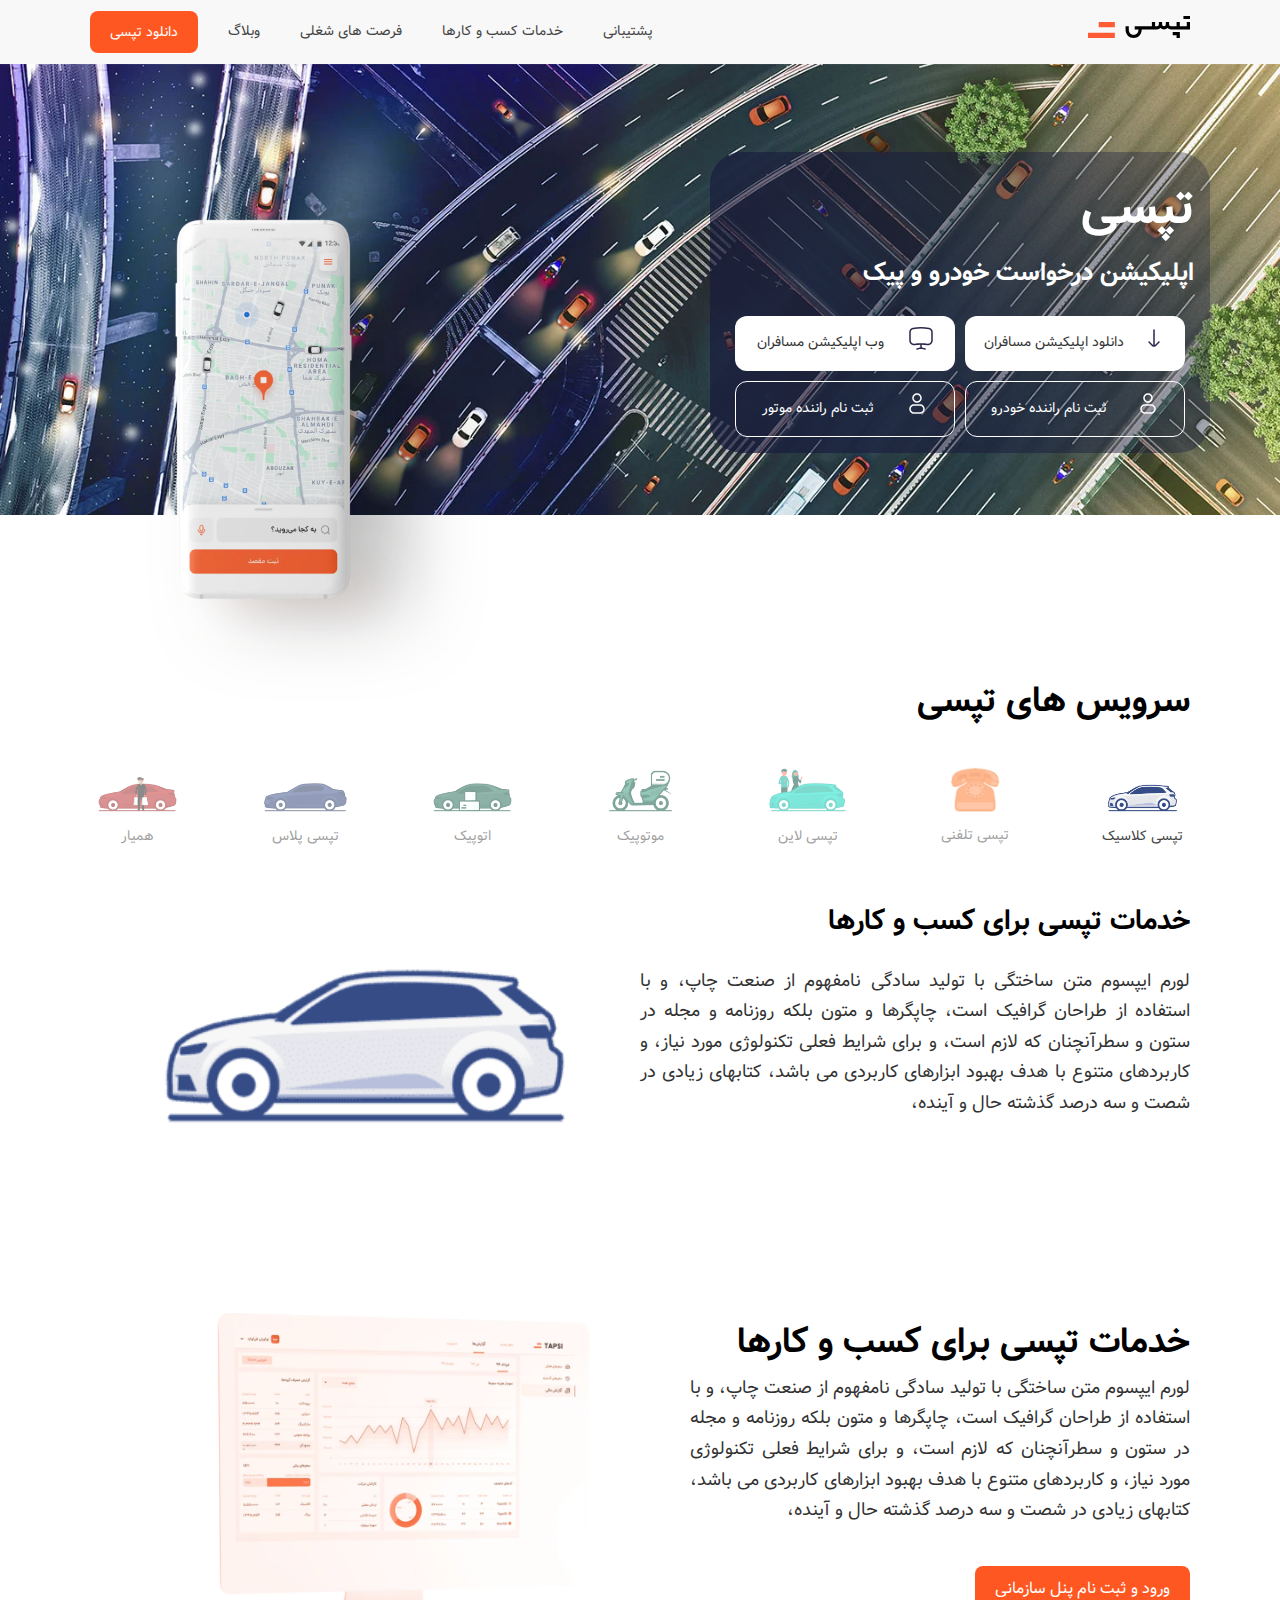
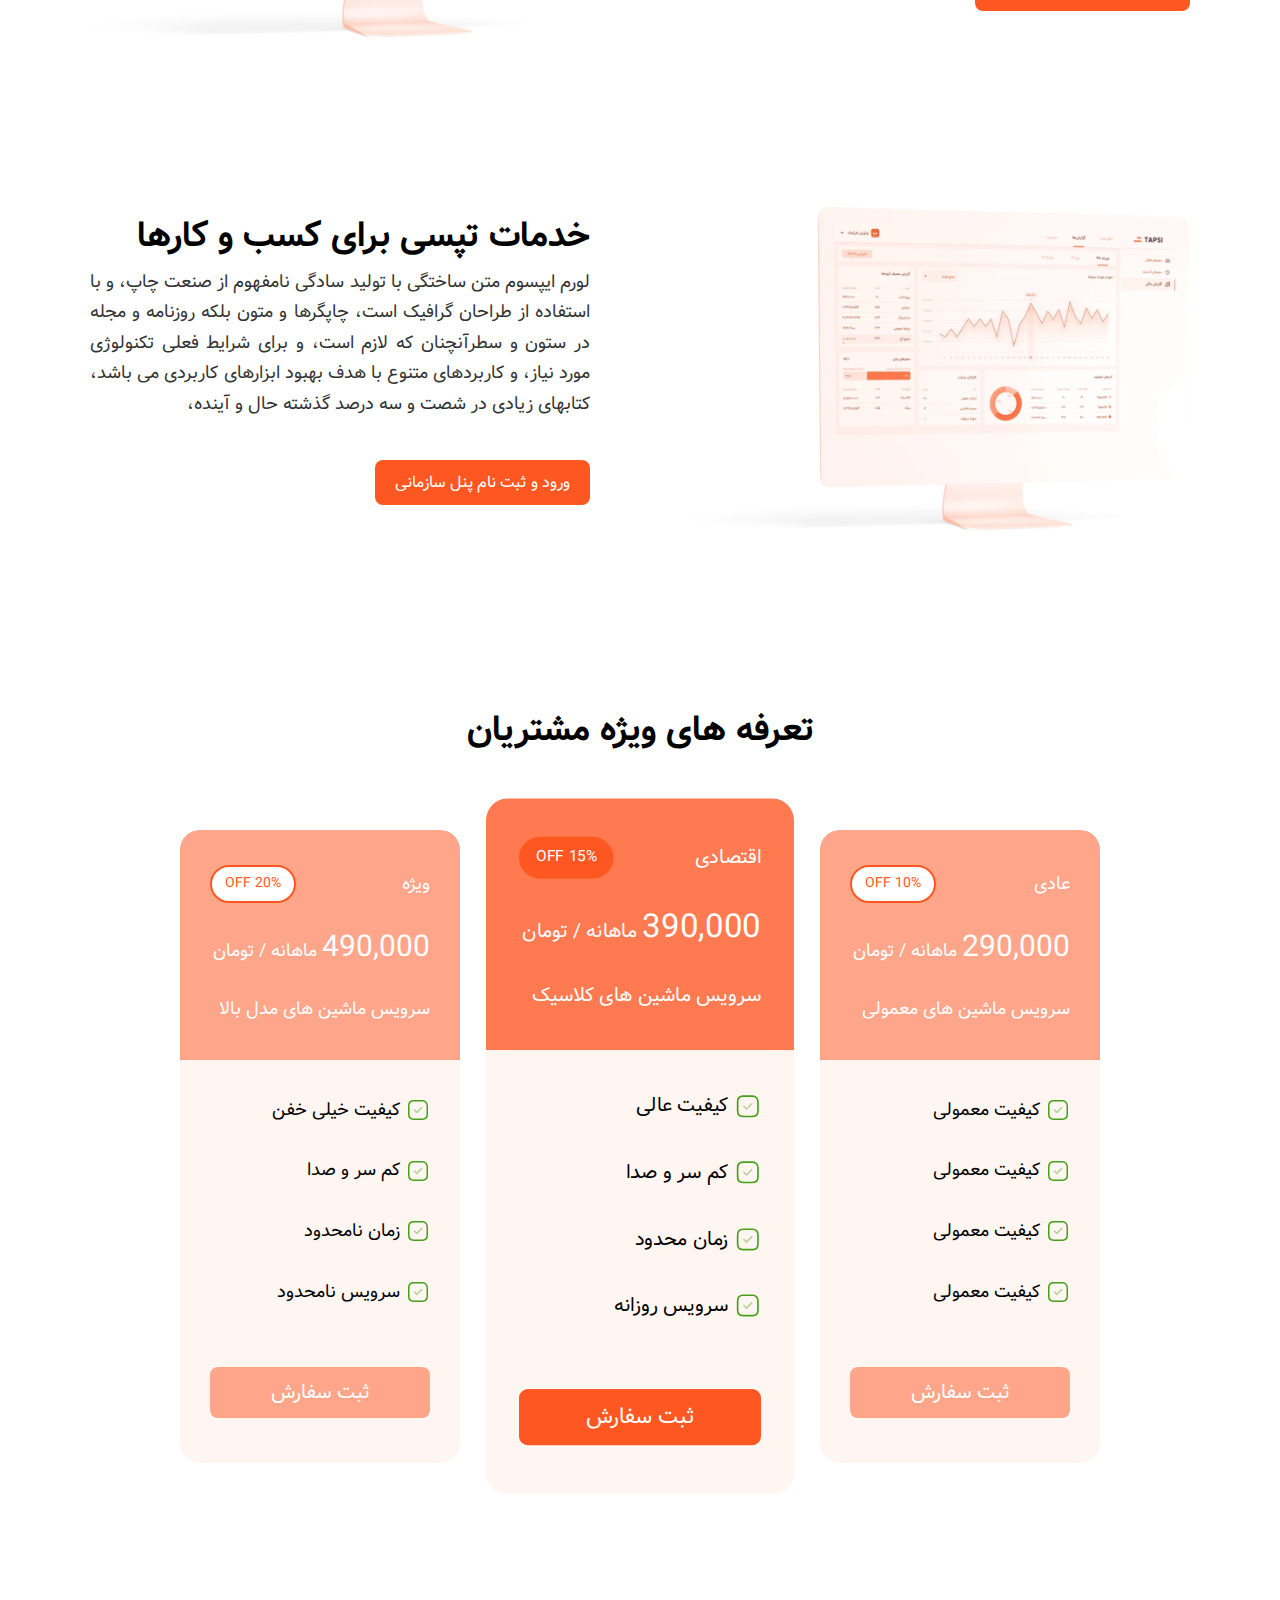
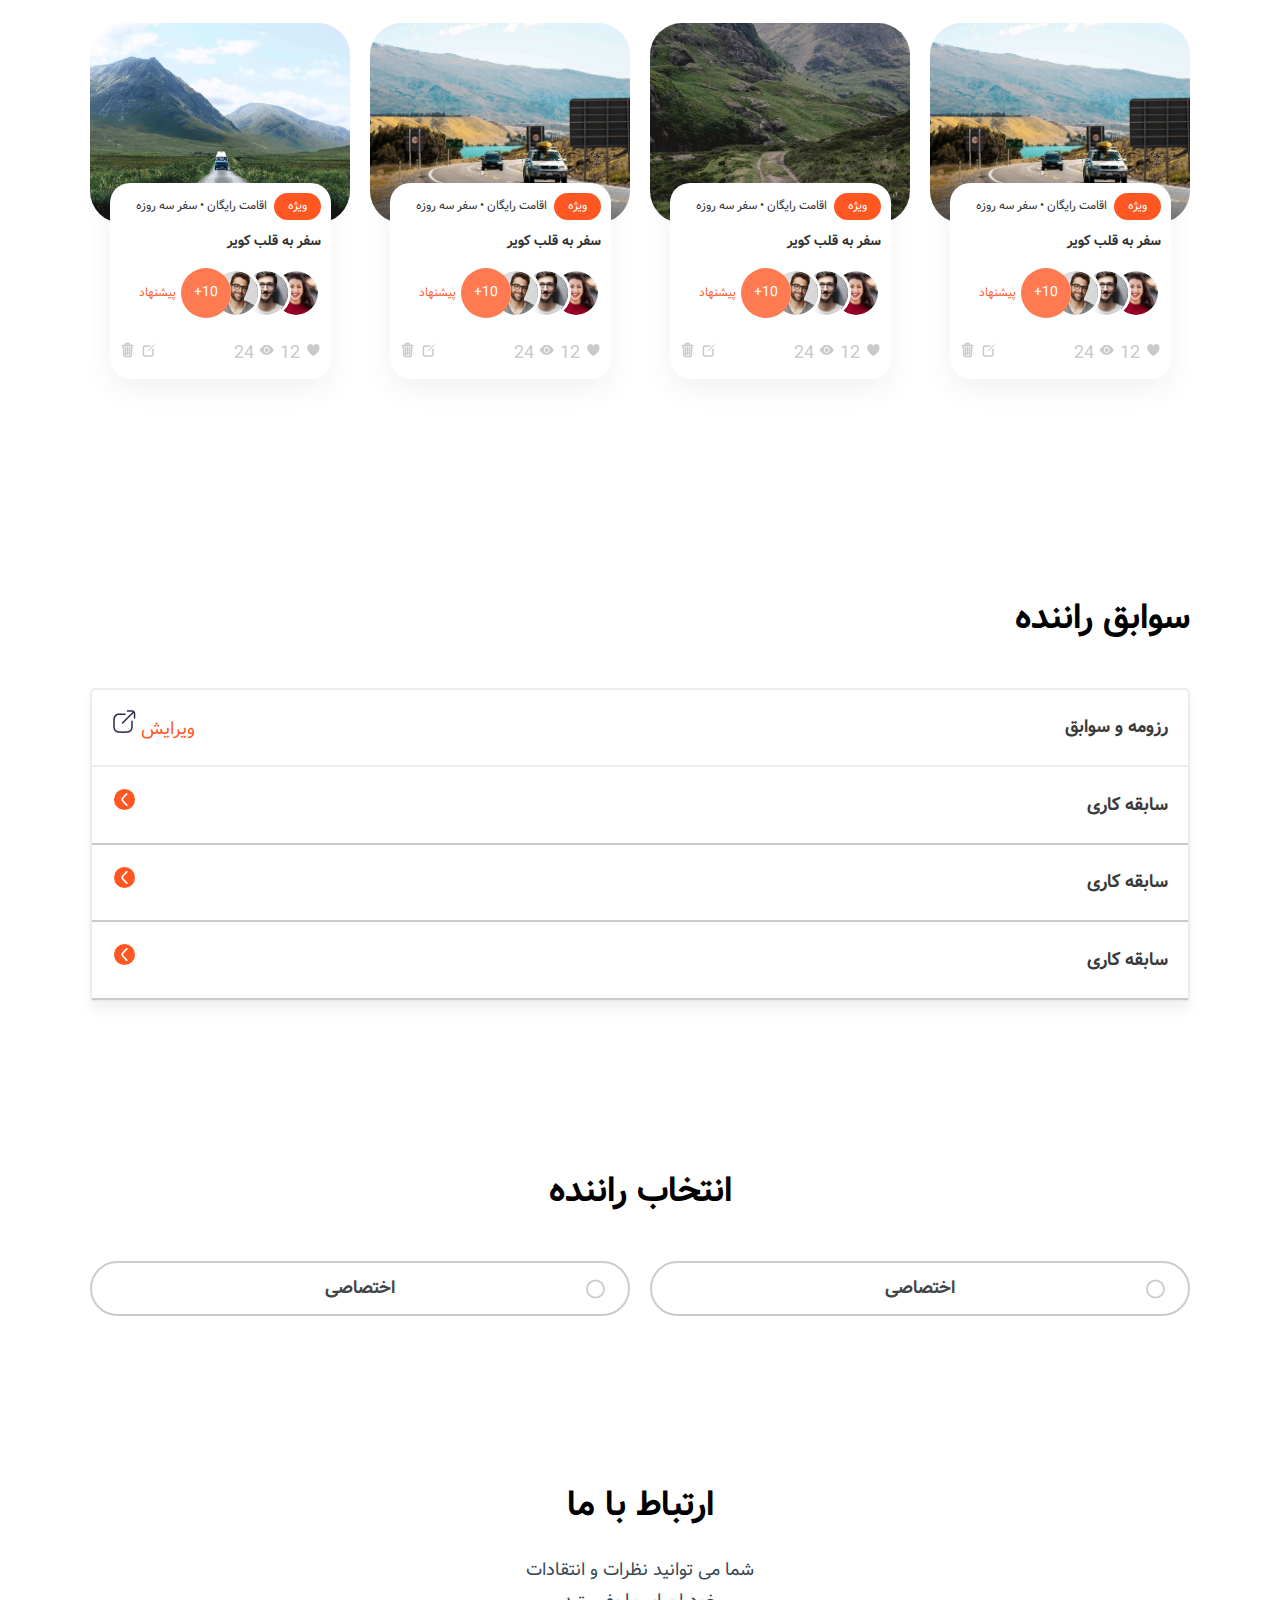
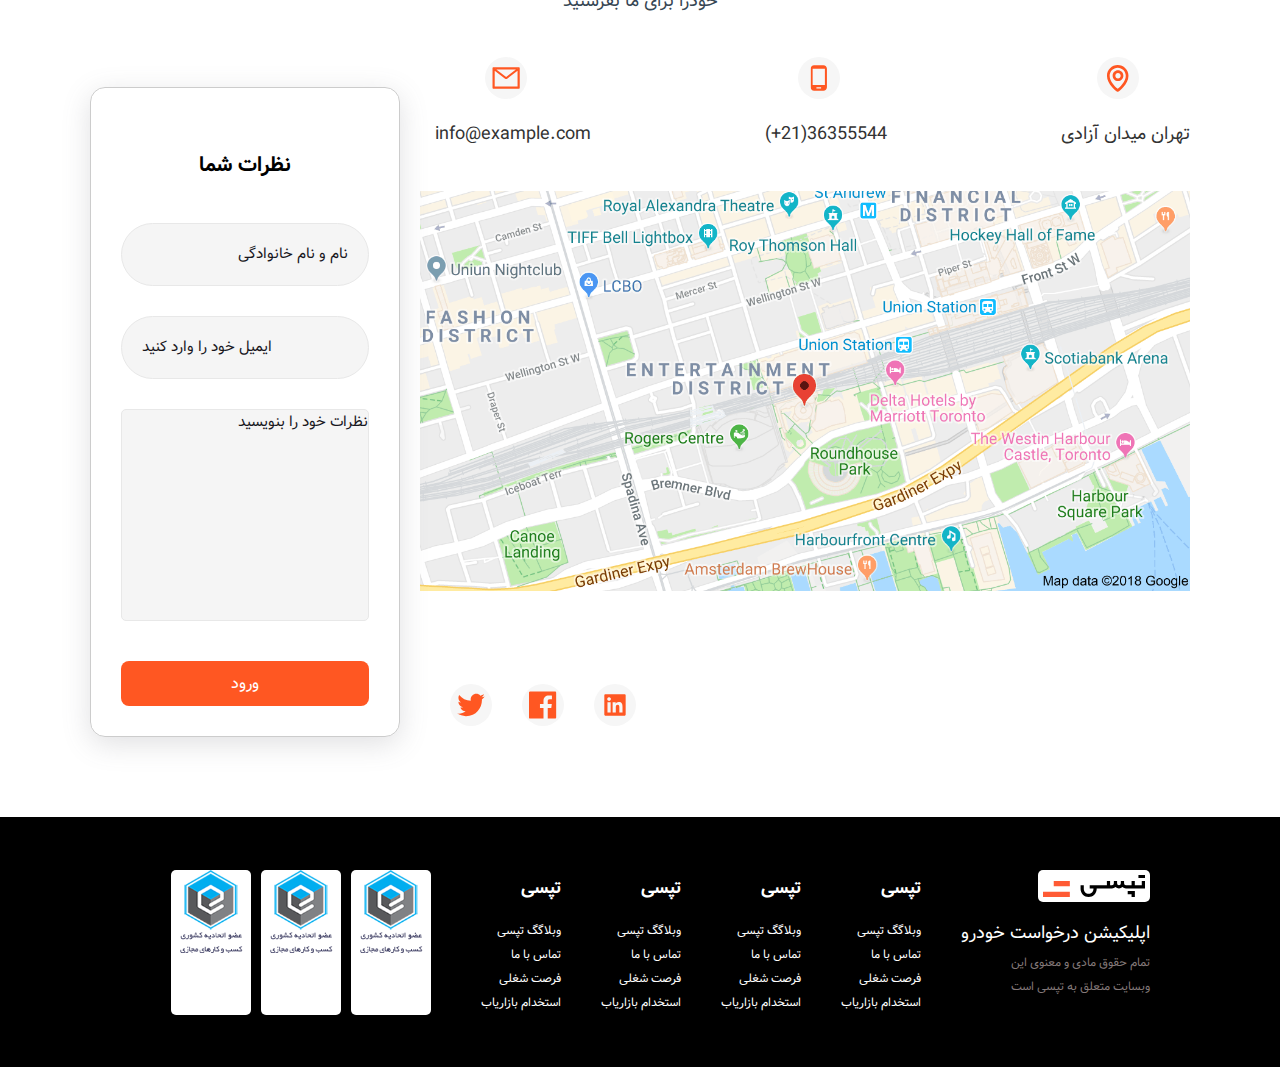
<file: index.html>
<!DOCTYPE html>
<html lang="fa" dir="rtl">
  <head>
    <meta charset="UTF-8" />
    <meta name="viewport" content="width=device-width, initial-scale=1.0" />
    <link rel="stylesheet" href="css/style.css" />
    <link rel="stylesheet" href="css/fonts.css" />
    <link
      rel="stylesheet"
      href="https://cdnjs.cloudflare.com/ajax/libs/font-awesome/6.5.1/css/all.min.css"
      integrity="sha512-DTOQO9RWCH3ppGqcWaEA1BIZOC6xxalwEsw9c2QQeAIftl+Vegovlnee1c9QX4TctnWMn13TZye+giMm8e2LwA=="
      crossorigin="anonymous"
      referrerpolicy="no-referrer"
    />
    <link href="https://unpkg.com/aos@2.3.1/dist/aos.css" rel="stylesheet" />
    <title>tapsi</title>
  </head>
  <body>
    <header class="main-header">
      <nav class="nav container">
        <a href="#">
          <img src="./assets/images/logo.svg" alt="logo" />
        </a>
        <div class="nav__toggler">
          <div>
            <svg
              class="menu-icon"
              width="16"
              height="14"
              viewBox="0 0 16 14"
              fill="none"
              xmlns="http://www.w3.org/2000/svg"
            >
              <path
                d="M1 13H15M1 1H15M1 7H15"
                stroke="#2D264B"
                stroke-width="1.5"
                stroke-linecap="round"
              />
            </svg>
          </div>
          <div>
            <svg
              class="close-icon"
              width="24"
              height="24"
              viewBox="0 0 24 24"
              fill="none"
              xmlns="http://www.w3.org/2000/svg"
            >
              <path
                d="M5 5L19 19M5.00003 19L12 12L19 5"
                stroke="#2D264B"
                stroke-width="1.5"
                stroke-linecap="round"
              />
            </svg>
          </div>
        </div>
        <ul class="list nav__list">
          <li class="nav__item"><a href="#">پشتیبانی</a></li>
          <li class="nav__item"><a href="#">خدمات کسب و کارها</a></li>
          <li class="nav__item"><a href="#">فرصت های شغلی</a></li>
          <li class="nav__item"><a href="#">وبلاگ</a></li>
          <li class="nav__item cta">
            <a href="#">
              <button class="btn btn--primary btn--block">دانلود تپسی</button>
            </a>
          </li>
        </ul>
      </nav>
    </header>
    <section class="hero-section">
      <picture>
        <source
          media="(min-width: 768px)"
          srcset="./assets/images/banner.png"
        />
        <source
          media="(min-width: 768px)"
          srcset="./assets/images/banner.webp"
        />
        <source
          media="(max-width: 758)"
          srcset="/assets/images/banner-mobile.png"
        />
        <source
          media="(max-width: 758)"
          srcset="/assets/images/banner-mobile.webp"
        />
        <img
          class="banner-img"
          src="./assets/images/banner-mobile.png"
          alt=""
        />
      </picture>
      <picture>
        <source
          media="(min-width: 1024px)"
          srcset="./assets/images/mockup-phone.png"
          type="image/png"
        />
        <source
          media="(min-width: 1024px)"
          srcset="./assets/images/mockup-phone.webp"
          type="image/png"
        />
        <img
          class="banner-phone"
          src="./assets/images/mockup-phone.png"
          alt=""
        />
      </picture>
      <div class="hero-wrapper container">
        <div class="intro-btn">
          <h1>تپسی</h1>
          <h2>اپلیکیشن درخواست خودرو و پیک</h2>
          <div class="intro-wrapper">
            <div class="intro-btn__passenger">
              <span>
                <svg
                  width="24"
                  height="24"
                  viewBox="0 0 24 24"
                  fill="none"
                  xmlns="http://www.w3.org/2000/svg"
                >
                  <path
                    d="M12.75 4C12.75 3.58579 12.4142 3.25 12 3.25C11.5858 3.25 11.25 3.58579 11.25 4L11.25 19.0309C11.1434 18.9655 11.0251 18.8813 10.8907 18.7734C10.4772 18.4413 9.98914 17.9505 9.28 17.235L7.53269 15.472C7.24111 15.1778 6.76624 15.1757 6.47204 15.4673C6.17784 15.7589 6.17573 16.2338 6.46731 16.528L8.2461 18.3227C8.91604 18.9987 9.46359 19.5511 9.95146 19.9429C10.4588 20.3504 10.9737 20.6453 11.5918 20.7241C11.8629 20.7586 12.1371 20.7586 12.4082 20.7241C13.0263 20.6453 13.5412 20.3504 14.0485 19.9429C14.5364 19.5511 15.0839 18.9987 15.7539 18.3227L17.5327 16.528C17.8243 16.2338 17.8222 15.7589 17.528 15.4673C17.2338 15.1757 16.7589 15.1778 16.4673 15.472L14.72 17.235C14.0109 17.9505 13.5228 18.4413 13.1093 18.7734C12.9749 18.8813 12.8566 18.9655 12.75 19.0309L12.75 4Z"
                    fill="#2D264B"
                  />
                </svg>
              </span>
              <p>دانلود اپلیکیشن مسافران</p>
            </div>
            <div class="intro-btn__passenger">
              <span>
                <svg
                  width="24"
                  height="24"
                  viewBox="0 0 24 24"
                  fill="none"
                  xmlns="http://www.w3.org/2000/svg"
                >
                  <g clip-path="url(#clip0_2_3045)">
                    <path
                      fill-rule="evenodd"
                      clip-rule="evenodd"
                      d="M20.0907 1.70878C14.7407 0.736069 9.25925 0.736069 3.90932 1.70878C1.79028 2.09406 0.25 3.93965 0.25 6.09342V14.4283C0.25 17.3011 2.78473 19.5136 5.63113 19.1255C7.49602 18.8712 9.37234 18.7291 11.25 18.6992V21.584C10.6256 21.6277 10.0041 21.7259 9.39274 21.8788L7.8181 22.2724C7.41625 22.3729 7.17193 22.7801 7.27239 23.1819C7.37285 23.5838 7.78006 23.8281 8.1819 23.7277L9.75655 23.334C10.493 23.1499 11.2465 23.0578 12 23.0578C12.7535 23.0578 13.507 23.1499 14.2435 23.334L15.8181 23.7277C16.2199 23.8281 16.6271 23.5838 16.7276 23.1819C16.8281 22.7801 16.5837 22.3729 16.1819 22.2724L14.6073 21.8788C13.9959 21.7259 13.3744 21.6277 12.75 21.584V18.6992C14.6277 18.7291 16.504 18.8712 18.3689 19.1255C21.2153 19.5136 23.75 17.3011 23.75 14.4283V6.09342C23.75 3.93965 22.2097 2.09406 20.0907 1.70878ZM4.17764 3.18459C9.35015 2.24413 14.6499 2.24413 19.8224 3.18459C21.2282 3.44019 22.25 4.66458 22.25 6.09342V14.4283C22.25 16.3921 20.5173 17.9046 18.5715 17.6392C16.3911 17.3419 14.1956 17.1932 12 17.1932C9.80444 17.1932 7.60888 17.3419 5.42846 17.6392C3.4827 17.9046 1.75 16.3921 1.75 14.4283V6.09342C1.75 4.66458 2.77185 3.44019 4.17764 3.18459Z"
                      fill="#2D264B"
                    />
                  </g>
                  <defs>
                    <clipPath id="clip0_2_3045">
                      <rect width="24" height="24" fill="white" />
                    </clipPath>
                  </defs>
                </svg>
              </span>
              <p>وب اپلیکیشن مسافران</p>
            </div>
            <div class="intro-btn__passenger dark--btn">
              <span>
                <svg
                  width="24"
                  height="24"
                  viewBox="0 0 24 24"
                  fill="none"
                  xmlns="http://www.w3.org/2000/svg"
                >
                  <path
                    d="M15.25 6C15.25 7.79493 13.7949 9.25 12 9.25V10.75C14.6234 10.75 16.75 8.62335 16.75 6H15.25ZM12 9.25C10.2051 9.25 8.75 7.79493 8.75 6H7.25C7.25 8.62335 9.37665 10.75 12 10.75V9.25ZM8.75 6C8.75 4.20507 10.2051 2.75 12 2.75V1.25C9.37665 1.25 7.25 3.37665 7.25 6H8.75ZM12 2.75C13.7949 2.75 15.25 4.20507 15.25 6H16.75C16.75 3.37665 14.6234 1.25 12 1.25V2.75ZM9 13.75H15V12.25H9V13.75ZM15 20.25H9V21.75H15V20.25ZM9 20.25C7.20507 20.25 5.75 18.7949 5.75 17H4.25C4.25 19.6234 6.37665 21.75 9 21.75V20.25ZM18.25 17C18.25 18.7949 16.7949 20.25 15 20.25V21.75C17.6234 21.75 19.75 19.6234 19.75 17H18.25ZM15 13.75C16.7949 13.75 18.25 15.2051 18.25 17H19.75C19.75 14.3766 17.6234 12.25 15 12.25V13.75ZM9 12.25C6.37665 12.25 4.25 14.3766 4.25 17H5.75C5.75 15.2051 7.20507 13.75 9 13.75V12.25Z"
                    fill="#FAFAFA"
                  />
                </svg>
              </span>
              <p>ثبت نام راننده خودرو</p>
            </div>
            <div class="intro-btn__passenger dark--btn">
              <span>
                <svg
                  width="24"
                  height="24"
                  viewBox="0 0 24 24"
                  fill="none"
                  xmlns="http://www.w3.org/2000/svg"
                >
                  <path
                    d="M15.25 6C15.25 7.79493 13.7949 9.25 12 9.25V10.75C14.6234 10.75 16.75 8.62335 16.75 6H15.25ZM12 9.25C10.2051 9.25 8.75 7.79493 8.75 6H7.25C7.25 8.62335 9.37665 10.75 12 10.75V9.25ZM8.75 6C8.75 4.20507 10.2051 2.75 12 2.75V1.25C9.37665 1.25 7.25 3.37665 7.25 6H8.75ZM12 2.75C13.7949 2.75 15.25 4.20507 15.25 6H16.75C16.75 3.37665 14.6234 1.25 12 1.25V2.75ZM9 13.75H15V12.25H9V13.75ZM15 20.25H9V21.75H15V20.25ZM9 20.25C7.20507 20.25 5.75 18.7949 5.75 17H4.25C4.25 19.6234 6.37665 21.75 9 21.75V20.25ZM18.25 17C18.25 18.7949 16.7949 20.25 15 20.25V21.75C17.6234 21.75 19.75 19.6234 19.75 17H18.25ZM15 13.75C16.7949 13.75 18.25 15.2051 18.25 17H19.75C19.75 14.3766 17.6234 12.25 15 12.25V13.75ZM9 12.25C6.37665 12.25 4.25 14.3766 4.25 17H5.75C5.75 15.2051 7.20507 13.75 9 13.75V12.25Z"
                    fill="#FAFAFA"
                  />
                </svg>
              </span>
              <p>ثبت نام راننده موتور</p>
            </div>
          </div>
        </div>
      </div>
    </section>
    <section
      class="services container block"
    >
      <h2 class="services__title">سرویس های تپسی</h2>
      <div class="services__tabs">
        <a class="tab active" data-tab-target="nav-classic-tab">
          <img
            src="./assets/services-images/cc-classic.png"
            aria-label="classic service icon"
            alt="tapsi-classic-icon"
          />
          <p>تپسی کلاسیک</p>
        </a>
        <a class="tab" data-tab-target="nav-tel-tab">
          <img
            src="./assets/services-images/cc-tel.png"
            aria-label="tel service icon"
            alt="tapsi-tel-icon"
          />
          <p>تپسی تلفنی</p>
        </a>
        <a class="tab" data-tab-target="nav-line-tab">
          <img
            src="./assets/services-images/cc-line.png"
            aria-label="line service icon"
            alt="tapsi-line-icon"
          />
          <p>تپسی لاین</p>
        </a>
        <a class="tab" data-tab-target="nav-motopeyk-tab">
          <img
            src="./assets/services-images/cc-motopeyk.png"
            aria-label="motopeyk service icon"
            alt="motopeyk-icon"
          />
          <p>موتوپیک</p>
        </a>
        <a class="tab" data-tab-target="nav-autopeyk-tab">
          <img
            src="./assets/services-images/cc-autopeyk.png"
            aria-label="autopeyk service icon"
            alt="autopeyk-icon"
          />
          <p>اتوپیک</p>
        </a>
        <a class="tab" data-tab-target="nav-plus-tab">
          <img
            src="./assets/services-images/cc-plus.png"
            aria-label="plus service icon"
            alt="tapsi-plus-icon"
          />
          <p>تپسی پلاس</p>
        </a>
        <a class="tab" data-tab-target="nav-hamyar-tab">
          <img
            src="./assets/services-images/cc-hamyar.png"
            aria-label="hamyar service icon"
            alt="hamyar-icon"
          />
          <p>همیار</p>
        </a>
      </div>
      <div class="container">
        <div class="tab-content active" id="nav-classic-tab">
          <div class="feature__image">
            <img src="./assets/services-images/cc-classic.png" alt="i-mac" />
          </div>
          <div class="feature__detail">
            <h3 class="feature-title">خدمات تپسی برای کسب و کارها</h3>
            <p class="feature-text">
              لورم ایپسوم متن ساختگی با تولید سادگی نامفهوم از صنعت چاپ، و با
              استفاده از طراحان گرافیک است، چاپگرها و متون بلکه روزنامه و مجله
              در ستون و سطرآنچنان که لازم است، و برای شرایط فعلی تکنولوژی مورد
              نیاز، و کاربردهای متنوع با هدف بهبود ابزارهای کاربردی می باشد،
              کتابهای زیادی در شصت و سه درصد گذشته حال و آینده،
            </p>
          </div>
        </div>
        <div class="tab-content" id="nav-tel-tab">
          <div class="feature__image">
            <img src="./assets/services-images/cc-tel.png" alt="i-mac" />
          </div>
          <div class="feature__detail">
            <h3 class="feature-title">خدمات تپسی برای کسب و کارها</h3>
            <p class="feature-text">
              لورم ایپسوم متن ساختگی با تولید سادگی نامفهوم از صنعت چاپ، و با
              استفاده از طراحان گرافیک است، چاپگرها و متون بلکه روزنامه و مجله
              در ستون و سطرآنچنان که لازم است، و برای شرایط فعلی تکنولوژی مورد
              نیاز، و کاربردهای متنوع با هدف بهبود ابزارهای کاربردی می باشد،
              کتابهای زیادی در شصت و سه درصد گذشته حال و آینده،
            </p>
          </div>
        </div>
        <div class="tab-content" id="nav-line-tab">
          <div class="feature__image">
            <img src="./assets/services-images/cc-line.png" alt="i-mac" />
          </div>
          <div class="feature__detail">
            <h3 class="feature-title">خدمات تپسی برای کسب و کارها</h3>
            <p class="feature-text">
              لورم ایپسوم متن ساختگی با تولید سادگی نامفهوم از صنعت چاپ، و با
              استفاده از طراحان گرافیک است، چاپگرها و متون بلکه روزنامه و مجله
              در ستون و سطرآنچنان که لازم است، و برای شرایط فعلی تکنولوژی مورد
              نیاز، و کاربردهای متنوع با هدف بهبود ابزارهای کاربردی می باشد،
              کتابهای زیادی در شصت و سه درصد گذشته حال و آینده،
            </p>
          </div>
        </div>
        <div class="tab-content" id="nav-motopeyk-tab">
          <div class="feature__image">
            <img src="./assets/services-images/cc-motopeyk.png" alt="i-mac" />
          </div>
          <div class="feature__detail">
            <h3 class="feature-title">خدمات تپسی برای کسب و کارها</h3>
            <p class="feature-text">
              لورم ایپسوم متن ساختگی با تولید سادگی نامفهوم از صنعت چاپ، و با
              استفاده از طراحان گرافیک است، چاپگرها و متون بلکه روزنامه و مجله
              در ستون و سطرآنچنان که لازم است، و برای شرایط فعلی تکنولوژی مورد
              نیاز، و کاربردهای متنوع با هدف بهبود ابزارهای کاربردی می باشد،
              کتابهای زیادی در شصت و سه درصد گذشته حال و آینده،
            </p>
          </div>
        </div>
        <div class="tab-content" id="nav-autopeyk-tab">
          <div class="feature__image">
            <img src="./assets/services-images/cc-autopeyk.png" alt="i-mac" />
          </div>
          <div class="feature__detail">
            <h3 class="feature-title">خدمات تپسی برای کسب و کارها</h3>
            <p class="feature-text">
              لورم ایپسوم متن ساختگی با تولید سادگی نامفهوم از صنعت چاپ، و با
              استفاده از طراحان گرافیک است، چاپگرها و متون بلکه روزنامه و مجله
              در ستون و سطرآنچنان که لازم است، و برای شرایط فعلی تکنولوژی مورد
              نیاز، و کاربردهای متنوع با هدف بهبود ابزارهای کاربردی می باشد،
              کتابهای زیادی در شصت و سه درصد گذشته حال و آینده،
            </p>
          </div>
        </div>
        <div class="tab-content" id="nav-plus-tab">
          <div class="feature__image">
            <img src="./assets/services-images/cc-plus.png" alt="i-mac" />
          </div>
          <div class="feature__detail">
            <h3 class="feature-title">خدمات تپسی برای کسب و کارها</h3>
            <p class="feature-text">
              لورم ایپسوم متن ساختگی با تولید سادگی نامفهوم از صنعت چاپ، و با
              استفاده از طراحان گرافیک است، چاپگرها و متون بلکه روزنامه و مجله
              در ستون و سطرآنچنان که لازم است، و برای شرایط فعلی تکنولوژی مورد
              نیاز، و کاربردهای متنوع با هدف بهبود ابزارهای کاربردی می باشد،
              کتابهای زیادی در شصت و سه درصد گذشته حال و آینده،
            </p>
          </div>
        </div>
        <div class="tab-content" id="nav-hamyar-tab">
          <div class="feature__image">
            <img src="./assets/services-images/cc-hamyar.png" alt="i-mac" />
          </div>
          <div class="feature__detail">
            <h3 class="feature-title">خدمات تپسی برای کسب و کارها</h3>
            <p class="feature-text">
              لورم ایپسوم متن ساختگی با تولید سادگی نامفهوم از صنعت چاپ، و با
              استفاده از طراحان گرافیک است، چاپگرها و متون بلکه روزنامه و مجله
              در ستون و سطرآنچنان که لازم است، و برای شرایط فعلی تکنولوژی مورد
              نیاز، و کاربردهای متنوع با هدف بهبود ابزارهای کاربردی می باشد،
              کتابهای زیادی در شصت و سه درصد گذشته حال و آینده،
            </p>
          </div>
        </div>
      </div>
    </section>
    <section
      class="feature container block"
    >
      <div class="feature__image">
        <img src="./assets/images/i-mac-1.png" alt="i-mac" />
      </div>
      <div class="feature__detail">
        <h2 class="feature-title">خدمات تپسی برای کسب و کارها</h2>
        <p class="feature-text">
          لورم ایپسوم متن ساختگی با تولید سادگی نامفهوم از صنعت چاپ، و با
          استفاده از طراحان گرافیک است، چاپگرها و متون بلکه روزنامه و مجله در
          ستون و سطرآنچنان که لازم است، و برای شرایط فعلی تکنولوژی مورد نیاز، و
          کاربردهای متنوع با هدف بهبود ابزارهای کاربردی می باشد، کتابهای زیادی
          در شصت و سه درصد گذشته حال و آینده،
        </p>
        <button class="btn btn--primary">ورود و ثبت نام پنل سازمانی</button>
      </div>
    </section>
    <section
      class="feature container block change"
    >
      <div class="feature__image">
        <img src="./assets/images/i-mac-1.png" alt="i-mac" />
      </div>
      <div class="feature__detail">
        <h2 class="feature-title">خدمات تپسی برای کسب و کارها</h2>
        <p class="feature-text">
          لورم ایپسوم متن ساختگی با تولید سادگی نامفهوم از صنعت چاپ، و با
          استفاده از طراحان گرافیک است، چاپگرها و متون بلکه روزنامه و مجله در
          ستون و سطرآنچنان که لازم است، و برای شرایط فعلی تکنولوژی مورد نیاز، و
          کاربردهای متنوع با هدف بهبود ابزارهای کاربردی می باشد، کتابهای زیادی
          در شصت و سه درصد گذشته حال و آینده،
        </p>
        <button class="btn btn--primary">ورود و ثبت نام پنل سازمانی</button>
      </div>
    </section>
    <section class="container block">
      <h2 class="block__heading">تعرفه های ویژه مشتریان</h2>
      <div class="block-plan">
        <div class="plan">
          <div class="card card-secondary">
            <div class="card-header">
              <span class="plan-introduction">
                <span class="plan-name">عادی</span>
                <span class="badge">off 10% </span>
              </span>
              <span class="paln-price">290,000</span>
              <span class="plan-billing">ماهانه / تومان</span>
              <span class="paln-description">سرویس ماشین های معمولی</span>
            </div>
            <div class="card-body">
              <ul class="list list--tick">
                <li class="list__item">کیفیت معمولی</li>
                <li class="list__item">کیفیت معمولی</li>
                <li class="list__item">کیفیت معمولی</li>
                <li class="list__item">کیفیت معمولی</li>
              </ul>
              <button class="btn btn--secondary btn--block">ثبت سفارش</button>
            </div>
          </div>
        </div>
        <div class="plan plan--popular">
          <div class="card card-primary">
            <div class="card-header">
              <span class="plan-introduction">
                <span class="plan-name">اقتصادی</span>
                <span class="badge badge--primary">off 15% </span>
              </span>
              <span class="paln-price">390,000</span>
              <span class="plan-billing">ماهانه / تومان</span>
              <span class="paln-description">سرویس ماشین های کلاسیک</span>
            </div>
            <div class="card-body">
              <ul class="list list--tick">
                <li class="list__item">کیفیت عالی</li>
                <li class="list__item">کم سر و صدا</li>
                <li class="list__item">زمان محدود</li>
                <li class="list__item">سرویس روزانه</li>
              </ul>
              <button class="btn btn--primary btn--block">ثبت سفارش</button>
            </div>
          </div>
        </div>
        <div class="plan">
          <div class="card card-secondary">
            <div class="card-header">
              <span class="plan-introduction">
                <span class="plan-name">ویژه</span>
                <span class="badge">off 20% </span>
              </span>
              <span class="paln-price">490,000</span>
              <span class="plan-billing">ماهانه / تومان</span>
              <span class="paln-description">سرویس ماشین های مدل بالا</span>
            </div>
            <div class="card-body">
              <ul class="list list--tick">
                <li class="list__item">کیفیت خیلی خفن</li>
                <li class="list__item">کم سر و صدا</li>
                <li class="list__item">زمان نامحدود</li>
                <li class="list__item">سرویس نامحدود</li>
              </ul>
              <button class="btn btn--secondary btn--block">ثبت سفارش</button>
            </div>
          </div>
        </div>
      </div>
    </section>
    <section class="container travell block">
      <div class="travell__slides">
        <div class="travell__slide">
          <div class="slide__img">
            <img src="assets/images/travell-3.jpg" alt="" />
          </div>
          <div class="slide__detail">
            <div class="slide__header">
              <span class="badge badge--primary">ویژه</span>
              <p>اقامت رایگان &bull; سفر سه روزه</p>
            </div>
            <p class="slide__title">سفر به قلب کویر</p>
            <div class="avatar__group">
              <div class="avatar">
                <img src="assets/images/avatar-1.jpg" alt="" />
              </div>
              <div class="avatar">
                <img src="assets/images/avatar-2.jpeg" alt="" />
              </div>
              <div class="avatar">
                <img src="assets/images/avatar-3.jpg" alt="" />
              </div>
              <div class="hidden-avatars">10+</div>
              <span class="slide__suggest">پیشنهاد</span>
            </div>
            <div class="slide__icons">
              <div class="slide__icon">
                <svg
                  width="16"
                  height="16"
                  viewBox="0 0 16 16"
                  fill="none"
                  xmlns="http://www.w3.org/2000/svg"
                >
                  <path
                    d="M8.38655 13.9036C8.19552 13.9033 8.00898 13.8431 7.8512 13.7307C5.51383 12.075 4.50173 10.9398 3.94348 10.23C2.75383 8.71709 2.18428 7.16381 2.20034 5.48174C2.21908 3.55419 3.70109 1.98633 5.50401 1.98633C6.81501 1.98633 7.72302 2.75691 8.25182 3.39871C8.26857 3.41883 8.28927 3.43497 8.31251 3.44603C8.33576 3.45709 8.361 3.46281 8.38655 3.46281C8.41209 3.46281 8.43734 3.45709 8.46059 3.44603C8.48383 3.43497 8.50453 3.41883 8.52128 3.39871C9.05008 2.75629 9.95808 1.98633 11.2691 1.98633C13.072 1.98633 14.554 3.55419 14.5728 5.48205C14.5888 7.16443 14.0187 8.71771 12.8296 10.2303C12.2714 10.9401 11.2593 12.0753 8.92189 13.731C8.76408 13.8433 8.57755 13.9034 8.38655 13.9036Z"
                    fill="#CACACA"
                  />
                </svg>

                <span>12</span>
                <svg
                  width="16"
                  height="16"
                  viewBox="0 0 16 16"
                  fill="none"
                  xmlns="http://www.w3.org/2000/svg"
                >
                  <g clip-path="url(#clip0_124_152)">
                    <path
                      d="M7.68275 9.93091C8.73399 9.93091 9.58619 9.04165 9.58619 7.9447C9.58619 6.84775 8.73399 5.9585 7.68275 5.9585C6.6315 5.9585 5.7793 6.84775 5.7793 7.9447C5.7793 9.04165 6.6315 9.93091 7.68275 9.93091Z"
                      fill="#CACACA"
                    />
                    <path
                      d="M11.8115 4.38163C10.5112 3.45122 9.1196 2.97949 7.67565 2.97949C6.37625 2.97949 5.10957 3.38294 3.91069 4.1737C2.70171 4.97284 1.51651 6.42432 0.544861 7.94501C1.33063 9.31053 2.40548 10.7145 3.52495 11.5196C4.80918 12.4425 6.20554 12.9105 7.67565 12.9105C9.13298 12.9105 10.5264 12.4428 11.8186 11.5205C12.9562 10.7071 14.0388 9.30494 14.8207 7.94501C14.0361 6.59718 12.95 5.1966 11.8115 4.38163ZM7.68279 10.9243C7.11809 10.9243 6.56607 10.7496 6.09654 10.4222C5.62701 10.0948 5.26106 9.62954 5.04496 9.08514C4.82886 8.54074 4.77231 7.9417 4.88248 7.36378C4.99265 6.78585 5.26458 6.25498 5.66388 5.83832C6.06318 5.42166 6.57193 5.1379 7.12577 5.02295C7.67962 4.90799 8.2537 4.96699 8.77542 5.19249C9.29713 5.41798 9.74305 5.79985 10.0568 6.28979C10.3705 6.77974 10.538 7.35576 10.538 7.94501C10.5371 8.73489 10.236 9.49217 9.70075 10.0507C9.16549 10.6092 8.43976 10.9234 7.68279 10.9243Z"
                      fill="#CACACA"
                    />
                  </g>
                  <defs>
                    <clipPath id="clip0_124_152">
                      <rect
                        width="15.2276"
                        height="15.8897"
                        fill="white"
                        transform="translate(0.0689697)"
                      />
                    </clipPath>
                  </defs>
                </svg>

                <span>24</span>
              </div>
              <div>
                <svg
                  width="16"
                  height="16"
                  viewBox="0 0 16 16"
                  fill="none"
                  xmlns="http://www.w3.org/2000/svg"
                >
                  <path
                    d="M11.9724 6.95197V12.6623C11.9724 12.8253 11.9416 12.9868 11.8818 13.1374C11.822 13.288 11.7344 13.4248 11.6239 13.5401C11.5135 13.6554 11.3823 13.7468 11.238 13.8092C11.0937 13.8716 10.939 13.9037 10.7827 13.9037H3.64479C3.32928 13.9037 3.02668 13.7729 2.80358 13.5401C2.58048 13.3073 2.45514 12.9915 2.45514 12.6623V5.21404C2.45514 4.8848 2.58048 4.56905 2.80358 4.33625C3.02668 4.10344 3.32928 3.97266 3.64479 3.97266H8.62588"
                    stroke="#CACACA"
                    stroke-width="1.5"
                    stroke-linecap="round"
                    stroke-linejoin="round"
                  />
                  <path
                    d="M14.2309 1.65269C14.1875 1.60286 14.1348 1.56274 14.076 1.53476C14.0173 1.50678 13.9537 1.49152 13.8892 1.48989C13.8246 1.48827 13.7605 1.50032 13.7005 1.52531C13.6405 1.5503 13.586 1.58772 13.5403 1.63531L13.1724 2.01734C13.1279 2.0639 13.1028 2.12702 13.1028 2.19284C13.1028 2.25866 13.1279 2.32179 13.1724 2.36834L13.5097 2.71965C13.5318 2.74283 13.5581 2.76122 13.587 2.77377C13.616 2.78632 13.647 2.79278 13.6783 2.79278C13.7097 2.79278 13.7407 2.78632 13.7696 2.77377C13.7986 2.76122 13.8249 2.74283 13.847 2.71965L14.2057 2.34724C14.3871 2.15824 14.404 1.85038 14.2309 1.65269ZM12.4286 2.7932L7.05969 8.38562C7.02714 8.41945 7.00348 8.46145 6.99099 8.50759L6.74265 9.27942C6.7367 9.30036 6.73628 9.32259 6.74143 9.34376C6.74658 9.36493 6.75711 9.38426 6.77191 9.39971C6.78672 9.41515 6.80524 9.42614 6.82553 9.43152C6.84582 9.43689 6.86712 9.43645 6.88719 9.43024L7.62627 9.17111C7.67048 9.15807 7.71073 9.13338 7.74315 9.09942L13.1025 3.49645C13.1521 3.44415 13.1799 3.37356 13.1799 3.3C13.1799 3.22644 13.1521 3.15584 13.1025 3.10355L12.8066 2.7932C12.7564 2.74099 12.6885 2.71167 12.6176 2.71167C12.5468 2.71167 12.4788 2.74099 12.4286 2.7932Z"
                    fill="#CACACA"
                  />
                </svg>

                <svg
                  width="16"
                  height="16"
                  viewBox="0 0 16 16"
                  fill="none"
                  xmlns="http://www.w3.org/2000/svg"
                >
                  <g clip-path="url(#clip0_124_158)">
                    <path
                      d="M3.33102 3.47607L3.92585 13.4071C3.95411 13.9809 4.35413 14.4002 4.87758 14.4002H10.35C10.8755 14.4002 11.2681 13.9809 11.3017 13.4071L11.8965 3.47607"
                      stroke="#CACACA"
                      stroke-width="1.5"
                      stroke-linecap="round"
                      stroke-linejoin="round"
                    />
                    <path d="M2.3793 3.47607H12.8483H2.3793Z" fill="#CACACA" />
                    <path
                      d="M2.3793 3.47607H12.8483"
                      stroke="#CACACA"
                      stroke-width="1.5"
                      stroke-miterlimit="10"
                      stroke-linecap="round"
                    />
                    <path
                      d="M9.75517 5.46216L9.51724 12.4139M5.71034 3.47595V2.23458C5.71007 2.13668 5.72834 2.0397 5.76412 1.9492C5.79989 1.85871 5.85246 1.77649 5.9188 1.70726C5.98513 1.63804 6.06393 1.58319 6.15065 1.54586C6.23738 1.50853 6.33032 1.48946 6.42414 1.48975H8.80345C8.89726 1.48946 8.9902 1.50853 9.07693 1.54586C9.16365 1.58319 9.24245 1.63804 9.30879 1.70726C9.37512 1.77649 9.42769 1.85871 9.46347 1.9492C9.49924 2.0397 9.51751 2.13668 9.51724 2.23458V3.47595H5.71034ZM7.61379 5.46216V12.4139V5.46216ZM5.47241 5.46216L5.71034 12.4139L5.47241 5.46216Z"
                      stroke="#CACACA"
                      stroke-width="1.5"
                      stroke-linecap="round"
                      stroke-linejoin="round"
                    />
                  </g>
                  <defs>
                    <clipPath id="clip0_124_158">
                      <rect width="15.2276" height="15.8897" fill="white" />
                    </clipPath>
                  </defs>
                </svg>
              </div>
            </div>
          </div>
        </div>
        <div class="travell__slide">
          <div class="slide__img">
            <img src="assets/images/travell-4.jpg" alt="" />
          </div>
          <div class="slide__detail">
            <div class="slide__header">
              <span class="badge badge--primary">ویژه</span>
              <p>اقامت رایگان &bull; سفر سه روزه</p>
            </div>
            <p class="slide__title">سفر به قلب کویر</p>
            <div class="avatar__group">
              <div class="avatar">
                <img src="assets/images/avatar-1.jpg" alt="" />
              </div>
              <div class="avatar">
                <img src="assets/images/avatar-2.jpeg" alt="" />
              </div>
              <div class="avatar">
                <img src="assets/images/avatar-3.jpg" alt="" />
              </div>
              <div class="hidden-avatars">10+</div>
              <span class="slide__suggest">پیشنهاد</span>
            </div>
            <div class="slide__icons">
              <div class="slide__icon">
                <svg
                  width="16"
                  height="16"
                  viewBox="0 0 16 16"
                  fill="none"
                  xmlns="http://www.w3.org/2000/svg"
                >
                  <path
                    d="M8.38655 13.9036C8.19552 13.9033 8.00898 13.8431 7.8512 13.7307C5.51383 12.075 4.50173 10.9398 3.94348 10.23C2.75383 8.71709 2.18428 7.16381 2.20034 5.48174C2.21908 3.55419 3.70109 1.98633 5.50401 1.98633C6.81501 1.98633 7.72302 2.75691 8.25182 3.39871C8.26857 3.41883 8.28927 3.43497 8.31251 3.44603C8.33576 3.45709 8.361 3.46281 8.38655 3.46281C8.41209 3.46281 8.43734 3.45709 8.46059 3.44603C8.48383 3.43497 8.50453 3.41883 8.52128 3.39871C9.05008 2.75629 9.95808 1.98633 11.2691 1.98633C13.072 1.98633 14.554 3.55419 14.5728 5.48205C14.5888 7.16443 14.0187 8.71771 12.8296 10.2303C12.2714 10.9401 11.2593 12.0753 8.92189 13.731C8.76408 13.8433 8.57755 13.9034 8.38655 13.9036Z"
                    fill="#CACACA"
                  />
                </svg>

                <span>12</span>
                <svg
                  width="16"
                  height="16"
                  viewBox="0 0 16 16"
                  fill="none"
                  xmlns="http://www.w3.org/2000/svg"
                >
                  <g clip-path="url(#clip0_124_152)">
                    <path
                      d="M7.68275 9.93091C8.73399 9.93091 9.58619 9.04165 9.58619 7.9447C9.58619 6.84775 8.73399 5.9585 7.68275 5.9585C6.6315 5.9585 5.7793 6.84775 5.7793 7.9447C5.7793 9.04165 6.6315 9.93091 7.68275 9.93091Z"
                      fill="#CACACA"
                    />
                    <path
                      d="M11.8115 4.38163C10.5112 3.45122 9.1196 2.97949 7.67565 2.97949C6.37625 2.97949 5.10957 3.38294 3.91069 4.1737C2.70171 4.97284 1.51651 6.42432 0.544861 7.94501C1.33063 9.31053 2.40548 10.7145 3.52495 11.5196C4.80918 12.4425 6.20554 12.9105 7.67565 12.9105C9.13298 12.9105 10.5264 12.4428 11.8186 11.5205C12.9562 10.7071 14.0388 9.30494 14.8207 7.94501C14.0361 6.59718 12.95 5.1966 11.8115 4.38163ZM7.68279 10.9243C7.11809 10.9243 6.56607 10.7496 6.09654 10.4222C5.62701 10.0948 5.26106 9.62954 5.04496 9.08514C4.82886 8.54074 4.77231 7.9417 4.88248 7.36378C4.99265 6.78585 5.26458 6.25498 5.66388 5.83832C6.06318 5.42166 6.57193 5.1379 7.12577 5.02295C7.67962 4.90799 8.2537 4.96699 8.77542 5.19249C9.29713 5.41798 9.74305 5.79985 10.0568 6.28979C10.3705 6.77974 10.538 7.35576 10.538 7.94501C10.5371 8.73489 10.236 9.49217 9.70075 10.0507C9.16549 10.6092 8.43976 10.9234 7.68279 10.9243Z"
                      fill="#CACACA"
                    />
                  </g>
                  <defs>
                    <clipPath id="clip0_124_152">
                      <rect
                        width="15.2276"
                        height="15.8897"
                        fill="white"
                        transform="translate(0.0689697)"
                      />
                    </clipPath>
                  </defs>
                </svg>

                <span>24</span>
              </div>
              <div>
                <svg
                  width="16"
                  height="16"
                  viewBox="0 0 16 16"
                  fill="none"
                  xmlns="http://www.w3.org/2000/svg"
                >
                  <path
                    d="M11.9724 6.95197V12.6623C11.9724 12.8253 11.9416 12.9868 11.8818 13.1374C11.822 13.288 11.7344 13.4248 11.6239 13.5401C11.5135 13.6554 11.3823 13.7468 11.238 13.8092C11.0937 13.8716 10.939 13.9037 10.7827 13.9037H3.64479C3.32928 13.9037 3.02668 13.7729 2.80358 13.5401C2.58048 13.3073 2.45514 12.9915 2.45514 12.6623V5.21404C2.45514 4.8848 2.58048 4.56905 2.80358 4.33625C3.02668 4.10344 3.32928 3.97266 3.64479 3.97266H8.62588"
                    stroke="#CACACA"
                    stroke-width="1.5"
                    stroke-linecap="round"
                    stroke-linejoin="round"
                  />
                  <path
                    d="M14.2309 1.65269C14.1875 1.60286 14.1348 1.56274 14.076 1.53476C14.0173 1.50678 13.9537 1.49152 13.8892 1.48989C13.8246 1.48827 13.7605 1.50032 13.7005 1.52531C13.6405 1.5503 13.586 1.58772 13.5403 1.63531L13.1724 2.01734C13.1279 2.0639 13.1028 2.12702 13.1028 2.19284C13.1028 2.25866 13.1279 2.32179 13.1724 2.36834L13.5097 2.71965C13.5318 2.74283 13.5581 2.76122 13.587 2.77377C13.616 2.78632 13.647 2.79278 13.6783 2.79278C13.7097 2.79278 13.7407 2.78632 13.7696 2.77377C13.7986 2.76122 13.8249 2.74283 13.847 2.71965L14.2057 2.34724C14.3871 2.15824 14.404 1.85038 14.2309 1.65269ZM12.4286 2.7932L7.05969 8.38562C7.02714 8.41945 7.00348 8.46145 6.99099 8.50759L6.74265 9.27942C6.7367 9.30036 6.73628 9.32259 6.74143 9.34376C6.74658 9.36493 6.75711 9.38426 6.77191 9.39971C6.78672 9.41515 6.80524 9.42614 6.82553 9.43152C6.84582 9.43689 6.86712 9.43645 6.88719 9.43024L7.62627 9.17111C7.67048 9.15807 7.71073 9.13338 7.74315 9.09942L13.1025 3.49645C13.1521 3.44415 13.1799 3.37356 13.1799 3.3C13.1799 3.22644 13.1521 3.15584 13.1025 3.10355L12.8066 2.7932C12.7564 2.74099 12.6885 2.71167 12.6176 2.71167C12.5468 2.71167 12.4788 2.74099 12.4286 2.7932Z"
                    fill="#CACACA"
                  />
                </svg>

                <svg
                  width="16"
                  height="16"
                  viewBox="0 0 16 16"
                  fill="none"
                  xmlns="http://www.w3.org/2000/svg"
                >
                  <g clip-path="url(#clip0_124_158)">
                    <path
                      d="M3.33102 3.47607L3.92585 13.4071C3.95411 13.9809 4.35413 14.4002 4.87758 14.4002H10.35C10.8755 14.4002 11.2681 13.9809 11.3017 13.4071L11.8965 3.47607"
                      stroke="#CACACA"
                      stroke-width="1.5"
                      stroke-linecap="round"
                      stroke-linejoin="round"
                    />
                    <path d="M2.3793 3.47607H12.8483H2.3793Z" fill="#CACACA" />
                    <path
                      d="M2.3793 3.47607H12.8483"
                      stroke="#CACACA"
                      stroke-width="1.5"
                      stroke-miterlimit="10"
                      stroke-linecap="round"
                    />
                    <path
                      d="M9.75517 5.46216L9.51724 12.4139M5.71034 3.47595V2.23458C5.71007 2.13668 5.72834 2.0397 5.76412 1.9492C5.79989 1.85871 5.85246 1.77649 5.9188 1.70726C5.98513 1.63804 6.06393 1.58319 6.15065 1.54586C6.23738 1.50853 6.33032 1.48946 6.42414 1.48975H8.80345C8.89726 1.48946 8.9902 1.50853 9.07693 1.54586C9.16365 1.58319 9.24245 1.63804 9.30879 1.70726C9.37512 1.77649 9.42769 1.85871 9.46347 1.9492C9.49924 2.0397 9.51751 2.13668 9.51724 2.23458V3.47595H5.71034ZM7.61379 5.46216V12.4139V5.46216ZM5.47241 5.46216L5.71034 12.4139L5.47241 5.46216Z"
                      stroke="#CACACA"
                      stroke-width="1.5"
                      stroke-linecap="round"
                      stroke-linejoin="round"
                    />
                  </g>
                  <defs>
                    <clipPath id="clip0_124_158">
                      <rect width="15.2276" height="15.8897" fill="white" />
                    </clipPath>
                  </defs>
                </svg>
              </div>
            </div>
          </div>
        </div>
        <div class="travell__slide">
          <div class="slide__img">
            <img src="assets/images/travell-3.jpg" alt="" />
          </div>
          <div class="slide__detail">
            <div class="slide__header">
              <span class="badge badge--primary">ویژه</span>
              <p>اقامت رایگان &bull; سفر سه روزه</p>
            </div>
            <p class="slide__title">سفر به قلب کویر</p>
            <div class="avatar__group">
              <div class="avatar">
                <img src="assets/images/avatar-1.jpg" alt="" />
              </div>
              <div class="avatar">
                <img src="assets/images/avatar-2.jpeg" alt="" />
              </div>
              <div class="avatar">
                <img src="assets/images/avatar-3.jpg" alt="" />
              </div>
              <div class="hidden-avatars">10+</div>
              <span class="slide__suggest">پیشنهاد</span>
            </div>
            <div class="slide__icons">
              <div class="slide__icon">
                <svg
                  width="16"
                  height="16"
                  viewBox="0 0 16 16"
                  fill="none"
                  xmlns="http://www.w3.org/2000/svg"
                >
                  <path
                    d="M8.38655 13.9036C8.19552 13.9033 8.00898 13.8431 7.8512 13.7307C5.51383 12.075 4.50173 10.9398 3.94348 10.23C2.75383 8.71709 2.18428 7.16381 2.20034 5.48174C2.21908 3.55419 3.70109 1.98633 5.50401 1.98633C6.81501 1.98633 7.72302 2.75691 8.25182 3.39871C8.26857 3.41883 8.28927 3.43497 8.31251 3.44603C8.33576 3.45709 8.361 3.46281 8.38655 3.46281C8.41209 3.46281 8.43734 3.45709 8.46059 3.44603C8.48383 3.43497 8.50453 3.41883 8.52128 3.39871C9.05008 2.75629 9.95808 1.98633 11.2691 1.98633C13.072 1.98633 14.554 3.55419 14.5728 5.48205C14.5888 7.16443 14.0187 8.71771 12.8296 10.2303C12.2714 10.9401 11.2593 12.0753 8.92189 13.731C8.76408 13.8433 8.57755 13.9034 8.38655 13.9036Z"
                    fill="#CACACA"
                  />
                </svg>

                <span>12</span>
                <svg
                  width="16"
                  height="16"
                  viewBox="0 0 16 16"
                  fill="none"
                  xmlns="http://www.w3.org/2000/svg"
                >
                  <g clip-path="url(#clip0_124_152)">
                    <path
                      d="M7.68275 9.93091C8.73399 9.93091 9.58619 9.04165 9.58619 7.9447C9.58619 6.84775 8.73399 5.9585 7.68275 5.9585C6.6315 5.9585 5.7793 6.84775 5.7793 7.9447C5.7793 9.04165 6.6315 9.93091 7.68275 9.93091Z"
                      fill="#CACACA"
                    />
                    <path
                      d="M11.8115 4.38163C10.5112 3.45122 9.1196 2.97949 7.67565 2.97949C6.37625 2.97949 5.10957 3.38294 3.91069 4.1737C2.70171 4.97284 1.51651 6.42432 0.544861 7.94501C1.33063 9.31053 2.40548 10.7145 3.52495 11.5196C4.80918 12.4425 6.20554 12.9105 7.67565 12.9105C9.13298 12.9105 10.5264 12.4428 11.8186 11.5205C12.9562 10.7071 14.0388 9.30494 14.8207 7.94501C14.0361 6.59718 12.95 5.1966 11.8115 4.38163ZM7.68279 10.9243C7.11809 10.9243 6.56607 10.7496 6.09654 10.4222C5.62701 10.0948 5.26106 9.62954 5.04496 9.08514C4.82886 8.54074 4.77231 7.9417 4.88248 7.36378C4.99265 6.78585 5.26458 6.25498 5.66388 5.83832C6.06318 5.42166 6.57193 5.1379 7.12577 5.02295C7.67962 4.90799 8.2537 4.96699 8.77542 5.19249C9.29713 5.41798 9.74305 5.79985 10.0568 6.28979C10.3705 6.77974 10.538 7.35576 10.538 7.94501C10.5371 8.73489 10.236 9.49217 9.70075 10.0507C9.16549 10.6092 8.43976 10.9234 7.68279 10.9243Z"
                      fill="#CACACA"
                    />
                  </g>
                  <defs>
                    <clipPath id="clip0_124_152">
                      <rect
                        width="15.2276"
                        height="15.8897"
                        fill="white"
                        transform="translate(0.0689697)"
                      />
                    </clipPath>
                  </defs>
                </svg>

                <span>24</span>
              </div>
              <div>
                <svg
                  width="16"
                  height="16"
                  viewBox="0 0 16 16"
                  fill="none"
                  xmlns="http://www.w3.org/2000/svg"
                >
                  <path
                    d="M11.9724 6.95197V12.6623C11.9724 12.8253 11.9416 12.9868 11.8818 13.1374C11.822 13.288 11.7344 13.4248 11.6239 13.5401C11.5135 13.6554 11.3823 13.7468 11.238 13.8092C11.0937 13.8716 10.939 13.9037 10.7827 13.9037H3.64479C3.32928 13.9037 3.02668 13.7729 2.80358 13.5401C2.58048 13.3073 2.45514 12.9915 2.45514 12.6623V5.21404C2.45514 4.8848 2.58048 4.56905 2.80358 4.33625C3.02668 4.10344 3.32928 3.97266 3.64479 3.97266H8.62588"
                    stroke="#CACACA"
                    stroke-width="1.5"
                    stroke-linecap="round"
                    stroke-linejoin="round"
                  />
                  <path
                    d="M14.2309 1.65269C14.1875 1.60286 14.1348 1.56274 14.076 1.53476C14.0173 1.50678 13.9537 1.49152 13.8892 1.48989C13.8246 1.48827 13.7605 1.50032 13.7005 1.52531C13.6405 1.5503 13.586 1.58772 13.5403 1.63531L13.1724 2.01734C13.1279 2.0639 13.1028 2.12702 13.1028 2.19284C13.1028 2.25866 13.1279 2.32179 13.1724 2.36834L13.5097 2.71965C13.5318 2.74283 13.5581 2.76122 13.587 2.77377C13.616 2.78632 13.647 2.79278 13.6783 2.79278C13.7097 2.79278 13.7407 2.78632 13.7696 2.77377C13.7986 2.76122 13.8249 2.74283 13.847 2.71965L14.2057 2.34724C14.3871 2.15824 14.404 1.85038 14.2309 1.65269ZM12.4286 2.7932L7.05969 8.38562C7.02714 8.41945 7.00348 8.46145 6.99099 8.50759L6.74265 9.27942C6.7367 9.30036 6.73628 9.32259 6.74143 9.34376C6.74658 9.36493 6.75711 9.38426 6.77191 9.39971C6.78672 9.41515 6.80524 9.42614 6.82553 9.43152C6.84582 9.43689 6.86712 9.43645 6.88719 9.43024L7.62627 9.17111C7.67048 9.15807 7.71073 9.13338 7.74315 9.09942L13.1025 3.49645C13.1521 3.44415 13.1799 3.37356 13.1799 3.3C13.1799 3.22644 13.1521 3.15584 13.1025 3.10355L12.8066 2.7932C12.7564 2.74099 12.6885 2.71167 12.6176 2.71167C12.5468 2.71167 12.4788 2.74099 12.4286 2.7932Z"
                    fill="#CACACA"
                  />
                </svg>

                <svg
                  width="16"
                  height="16"
                  viewBox="0 0 16 16"
                  fill="none"
                  xmlns="http://www.w3.org/2000/svg"
                >
                  <g clip-path="url(#clip0_124_158)">
                    <path
                      d="M3.33102 3.47607L3.92585 13.4071C3.95411 13.9809 4.35413 14.4002 4.87758 14.4002H10.35C10.8755 14.4002 11.2681 13.9809 11.3017 13.4071L11.8965 3.47607"
                      stroke="#CACACA"
                      stroke-width="1.5"
                      stroke-linecap="round"
                      stroke-linejoin="round"
                    />
                    <path d="M2.3793 3.47607H12.8483H2.3793Z" fill="#CACACA" />
                    <path
                      d="M2.3793 3.47607H12.8483"
                      stroke="#CACACA"
                      stroke-width="1.5"
                      stroke-miterlimit="10"
                      stroke-linecap="round"
                    />
                    <path
                      d="M9.75517 5.46216L9.51724 12.4139M5.71034 3.47595V2.23458C5.71007 2.13668 5.72834 2.0397 5.76412 1.9492C5.79989 1.85871 5.85246 1.77649 5.9188 1.70726C5.98513 1.63804 6.06393 1.58319 6.15065 1.54586C6.23738 1.50853 6.33032 1.48946 6.42414 1.48975H8.80345C8.89726 1.48946 8.9902 1.50853 9.07693 1.54586C9.16365 1.58319 9.24245 1.63804 9.30879 1.70726C9.37512 1.77649 9.42769 1.85871 9.46347 1.9492C9.49924 2.0397 9.51751 2.13668 9.51724 2.23458V3.47595H5.71034ZM7.61379 5.46216V12.4139V5.46216ZM5.47241 5.46216L5.71034 12.4139L5.47241 5.46216Z"
                      stroke="#CACACA"
                      stroke-width="1.5"
                      stroke-linecap="round"
                      stroke-linejoin="round"
                    />
                  </g>
                  <defs>
                    <clipPath id="clip0_124_158">
                      <rect width="15.2276" height="15.8897" fill="white" />
                    </clipPath>
                  </defs>
                </svg>
              </div>
            </div>
          </div>
        </div>
        <div class="travell__slide">
          <div class="slide__img">
            <img src="assets/images/travell-2.jpg" alt="" />
          </div>
          <div class="slide__detail">
            <div class="slide__header">
              <span class="badge badge--primary">ویژه</span>
              <p>اقامت رایگان &bull; سفر سه روزه</p>
            </div>
            <p class="slide__title">سفر به قلب کویر</p>
            <div class="avatar__group">
              <div class="avatar">
                <img src="assets/images/avatar-1.jpg" alt="" />
              </div>
              <div class="avatar">
                <img src="assets/images/avatar-2.jpeg" alt="" />
              </div>
              <div class="avatar">
                <img src="assets/images/avatar-3.jpg" alt="" />
              </div>
              <div class="hidden-avatars">10+</div>
              <span class="slide__suggest">پیشنهاد</span>
            </div>
            <div class="slide__icons">
              <div class="slide__icon">
                <svg
                  width="16"
                  height="16"
                  viewBox="0 0 16 16"
                  fill="none"
                  xmlns="http://www.w3.org/2000/svg"
                >
                  <path
                    d="M8.38655 13.9036C8.19552 13.9033 8.00898 13.8431 7.8512 13.7307C5.51383 12.075 4.50173 10.9398 3.94348 10.23C2.75383 8.71709 2.18428 7.16381 2.20034 5.48174C2.21908 3.55419 3.70109 1.98633 5.50401 1.98633C6.81501 1.98633 7.72302 2.75691 8.25182 3.39871C8.26857 3.41883 8.28927 3.43497 8.31251 3.44603C8.33576 3.45709 8.361 3.46281 8.38655 3.46281C8.41209 3.46281 8.43734 3.45709 8.46059 3.44603C8.48383 3.43497 8.50453 3.41883 8.52128 3.39871C9.05008 2.75629 9.95808 1.98633 11.2691 1.98633C13.072 1.98633 14.554 3.55419 14.5728 5.48205C14.5888 7.16443 14.0187 8.71771 12.8296 10.2303C12.2714 10.9401 11.2593 12.0753 8.92189 13.731C8.76408 13.8433 8.57755 13.9034 8.38655 13.9036Z"
                    fill="#CACACA"
                  />
                </svg>

                <span>12</span>
                <svg
                  width="16"
                  height="16"
                  viewBox="0 0 16 16"
                  fill="none"
                  xmlns="http://www.w3.org/2000/svg"
                >
                  <g clip-path="url(#clip0_124_152)">
                    <path
                      d="M7.68275 9.93091C8.73399 9.93091 9.58619 9.04165 9.58619 7.9447C9.58619 6.84775 8.73399 5.9585 7.68275 5.9585C6.6315 5.9585 5.7793 6.84775 5.7793 7.9447C5.7793 9.04165 6.6315 9.93091 7.68275 9.93091Z"
                      fill="#CACACA"
                    />
                    <path
                      d="M11.8115 4.38163C10.5112 3.45122 9.1196 2.97949 7.67565 2.97949C6.37625 2.97949 5.10957 3.38294 3.91069 4.1737C2.70171 4.97284 1.51651 6.42432 0.544861 7.94501C1.33063 9.31053 2.40548 10.7145 3.52495 11.5196C4.80918 12.4425 6.20554 12.9105 7.67565 12.9105C9.13298 12.9105 10.5264 12.4428 11.8186 11.5205C12.9562 10.7071 14.0388 9.30494 14.8207 7.94501C14.0361 6.59718 12.95 5.1966 11.8115 4.38163ZM7.68279 10.9243C7.11809 10.9243 6.56607 10.7496 6.09654 10.4222C5.62701 10.0948 5.26106 9.62954 5.04496 9.08514C4.82886 8.54074 4.77231 7.9417 4.88248 7.36378C4.99265 6.78585 5.26458 6.25498 5.66388 5.83832C6.06318 5.42166 6.57193 5.1379 7.12577 5.02295C7.67962 4.90799 8.2537 4.96699 8.77542 5.19249C9.29713 5.41798 9.74305 5.79985 10.0568 6.28979C10.3705 6.77974 10.538 7.35576 10.538 7.94501C10.5371 8.73489 10.236 9.49217 9.70075 10.0507C9.16549 10.6092 8.43976 10.9234 7.68279 10.9243Z"
                      fill="#CACACA"
                    />
                  </g>
                  <defs>
                    <clipPath id="clip0_124_152">
                      <rect
                        width="15.2276"
                        height="15.8897"
                        fill="white"
                        transform="translate(0.0689697)"
                      />
                    </clipPath>
                  </defs>
                </svg>

                <span>24</span>
              </div>
              <div>
                <svg
                  width="16"
                  height="16"
                  viewBox="0 0 16 16"
                  fill="none"
                  xmlns="http://www.w3.org/2000/svg"
                >
                  <path
                    d="M11.9724 6.95197V12.6623C11.9724 12.8253 11.9416 12.9868 11.8818 13.1374C11.822 13.288 11.7344 13.4248 11.6239 13.5401C11.5135 13.6554 11.3823 13.7468 11.238 13.8092C11.0937 13.8716 10.939 13.9037 10.7827 13.9037H3.64479C3.32928 13.9037 3.02668 13.7729 2.80358 13.5401C2.58048 13.3073 2.45514 12.9915 2.45514 12.6623V5.21404C2.45514 4.8848 2.58048 4.56905 2.80358 4.33625C3.02668 4.10344 3.32928 3.97266 3.64479 3.97266H8.62588"
                    stroke="#CACACA"
                    stroke-width="1.5"
                    stroke-linecap="round"
                    stroke-linejoin="round"
                  />
                  <path
                    d="M14.2309 1.65269C14.1875 1.60286 14.1348 1.56274 14.076 1.53476C14.0173 1.50678 13.9537 1.49152 13.8892 1.48989C13.8246 1.48827 13.7605 1.50032 13.7005 1.52531C13.6405 1.5503 13.586 1.58772 13.5403 1.63531L13.1724 2.01734C13.1279 2.0639 13.1028 2.12702 13.1028 2.19284C13.1028 2.25866 13.1279 2.32179 13.1724 2.36834L13.5097 2.71965C13.5318 2.74283 13.5581 2.76122 13.587 2.77377C13.616 2.78632 13.647 2.79278 13.6783 2.79278C13.7097 2.79278 13.7407 2.78632 13.7696 2.77377C13.7986 2.76122 13.8249 2.74283 13.847 2.71965L14.2057 2.34724C14.3871 2.15824 14.404 1.85038 14.2309 1.65269ZM12.4286 2.7932L7.05969 8.38562C7.02714 8.41945 7.00348 8.46145 6.99099 8.50759L6.74265 9.27942C6.7367 9.30036 6.73628 9.32259 6.74143 9.34376C6.74658 9.36493 6.75711 9.38426 6.77191 9.39971C6.78672 9.41515 6.80524 9.42614 6.82553 9.43152C6.84582 9.43689 6.86712 9.43645 6.88719 9.43024L7.62627 9.17111C7.67048 9.15807 7.71073 9.13338 7.74315 9.09942L13.1025 3.49645C13.1521 3.44415 13.1799 3.37356 13.1799 3.3C13.1799 3.22644 13.1521 3.15584 13.1025 3.10355L12.8066 2.7932C12.7564 2.74099 12.6885 2.71167 12.6176 2.71167C12.5468 2.71167 12.4788 2.74099 12.4286 2.7932Z"
                    fill="#CACACA"
                  />
                </svg>

                <svg
                  width="16"
                  height="16"
                  viewBox="0 0 16 16"
                  fill="none"
                  xmlns="http://www.w3.org/2000/svg"
                >
                  <g clip-path="url(#clip0_124_158)">
                    <path
                      d="M3.33102 3.47607L3.92585 13.4071C3.95411 13.9809 4.35413 14.4002 4.87758 14.4002H10.35C10.8755 14.4002 11.2681 13.9809 11.3017 13.4071L11.8965 3.47607"
                      stroke="#CACACA"
                      stroke-width="1.5"
                      stroke-linecap="round"
                      stroke-linejoin="round"
                    />
                    <path d="M2.3793 3.47607H12.8483H2.3793Z" fill="#CACACA" />
                    <path
                      d="M2.3793 3.47607H12.8483"
                      stroke="#CACACA"
                      stroke-width="1.5"
                      stroke-miterlimit="10"
                      stroke-linecap="round"
                    />
                    <path
                      d="M9.75517 5.46216L9.51724 12.4139M5.71034 3.47595V2.23458C5.71007 2.13668 5.72834 2.0397 5.76412 1.9492C5.79989 1.85871 5.85246 1.77649 5.9188 1.70726C5.98513 1.63804 6.06393 1.58319 6.15065 1.54586C6.23738 1.50853 6.33032 1.48946 6.42414 1.48975H8.80345C8.89726 1.48946 8.9902 1.50853 9.07693 1.54586C9.16365 1.58319 9.24245 1.63804 9.30879 1.70726C9.37512 1.77649 9.42769 1.85871 9.46347 1.9492C9.49924 2.0397 9.51751 2.13668 9.51724 2.23458V3.47595H5.71034ZM7.61379 5.46216V12.4139V5.46216ZM5.47241 5.46216L5.71034 12.4139L5.47241 5.46216Z"
                      stroke="#CACACA"
                      stroke-width="1.5"
                      stroke-linecap="round"
                      stroke-linejoin="round"
                    />
                  </g>
                  <defs>
                    <clipPath id="clip0_124_158">
                      <rect width="15.2276" height="15.8897" fill="white" />
                    </clipPath>
                  </defs>
                </svg>
              </div>
            </div>
          </div>
        </div>
      </div>
    </section>
    <section class="container block">
      <h2>سوابق راننده</h2>
      <div class="accordion-wrapper">
        <div class="accordion__intro">
          <h2 class="accordion__heading">رزومه و سوابق</h2>
          <span>
            <span>ویرایش</span>
            <span>
              <svg
                width="24"
                height="24"
                viewBox="0 0 24 24"
                fill="none"
                xmlns="http://www.w3.org/2000/svg"
              >
                <path
                  d="M4.06107 21.2298L4.50191 20.623H4.50191L4.06107 21.2298ZM2.95491 20.1237L2.34815 20.5645L2.95491 20.1237ZM19.0451 20.1237L18.4383 19.6828L19.0451 20.1237ZM17.9389 21.2298L17.4981 20.623H17.4981L17.9389 21.2298ZM4.06107 5.13964L3.62023 4.53288H3.62023L4.06107 5.13964ZM2.95491 6.2458L2.34815 5.80496H2.34815L2.95491 6.2458ZM12.991 4.94188C13.4052 4.94684 13.745 4.61511 13.7499 4.20092C13.7549 3.78674 13.4232 3.44695 13.009 3.44199L12.991 4.94188ZM20.7427 11.1757C20.7378 10.7616 20.398 10.4298 19.9838 10.4348C19.5696 10.4397 19.2379 10.7795 19.2428 11.1937L20.7427 11.1757ZM10.0054 12.5036C9.71253 12.7965 9.71253 13.2714 10.0054 13.5643C10.2983 13.8572 10.7732 13.8572 11.0661 13.5643L10.0054 12.5036ZM15.4822 0.263165C15.0679 0.265014 14.7337 0.602295 14.7355 1.0165C14.7374 1.43071 15.0746 1.765 15.4888 1.76315L15.4822 0.263165ZM17.9676 1.00208L17.971 1.75208L17.9676 1.00208ZM22.5676 5.60208L21.8177 5.59874L22.5676 5.60208ZM21.8066 8.08088C21.8047 8.49509 22.139 8.83237 22.5532 8.83422C22.9674 8.83607 23.3047 8.50178 23.3066 8.08757L21.8066 8.08088ZM21.6138 1.51277L22.0729 0.919641L22.0729 0.91964L21.6138 1.51277ZM22.057 1.95589L22.6501 1.49687V1.49687L22.057 1.95589ZM21.8273 1.74245L21.3673 1.15009L21.3302 1.1789L21.297 1.21212L21.8273 1.74245ZM11 21.4347C9.10843 21.4347 7.74999 21.4337 6.69804 21.3197C5.66013 21.2073 5.00992 20.9921 4.50191 20.623L3.62024 21.8366C4.42656 22.4224 5.37094 22.6847 6.53648 22.811C7.68798 22.9358 9.14184 22.9347 11 22.9347V21.4347ZM1.25 13.1847C1.25 15.0429 1.24897 16.4967 1.37373 17.6483C1.50001 18.8138 1.76232 19.7582 2.34815 20.5645L3.56168 19.6828C3.19259 19.1748 2.97745 18.5246 2.865 17.4867C2.75103 16.4347 2.75 15.0763 2.75 13.1847H1.25ZM4.50191 20.623C4.14111 20.3609 3.82382 20.0436 3.56168 19.6828L2.34815 20.5645C2.70281 21.0526 3.13209 21.4819 3.62024 21.8366L4.50191 20.623ZM19.25 13.1847C19.25 15.0763 19.249 16.4347 19.135 17.4867C19.0225 18.5246 18.8074 19.1748 18.4383 19.6828L19.6518 20.5645C20.2377 19.7582 20.5 18.8138 20.6263 17.6483C20.751 16.4967 20.75 15.0429 20.75 13.1847H19.25ZM11 22.9347C12.8582 22.9347 14.312 22.9358 15.4635 22.811C16.6291 22.6847 17.5734 22.4224 18.3798 21.8366L17.4981 20.623C16.9901 20.9921 16.3399 21.2073 15.302 21.3197C14.25 21.4337 12.8916 21.4347 11 21.4347V22.9347ZM18.4383 19.6828C18.1762 20.0436 17.8589 20.3609 17.4981 20.623L18.3798 21.8366C18.8679 21.4819 19.2972 21.0526 19.6518 20.5645L18.4383 19.6828ZM11 3.43473C9.14184 3.43473 7.68798 3.4337 6.53648 3.55845C5.37094 3.68473 4.42656 3.94705 3.62023 4.53288L4.50191 5.7464C5.00992 5.37732 5.66013 5.16218 6.69804 5.04973C7.74999 4.93576 9.10843 4.93473 11 4.93473V3.43473ZM2.75 13.1847C2.75 11.2932 2.75103 9.93472 2.865 8.88277C2.97745 7.84486 3.19259 7.19464 3.56168 6.68664L2.34815 5.80496C1.76232 6.61129 1.50001 7.55567 1.37373 8.7212C1.24897 9.8727 1.25 11.3266 1.25 13.1847H2.75ZM3.62023 4.53288C3.13209 4.88754 2.70281 5.31682 2.34815 5.80496L3.56168 6.68664C3.82382 6.32584 4.14111 6.00854 4.50191 5.7464L3.62023 4.53288ZM11 4.93473C11.7367 4.93473 12.3952 4.93474 12.991 4.94188L13.009 3.44199C12.4025 3.43472 11.7343 3.43473 11 3.43473V4.93473ZM20.75 13.1847C20.75 12.4504 20.75 11.7823 20.7427 11.1757L19.2428 11.1937C19.25 11.7895 19.25 12.448 19.25 13.1847H20.75ZM15.4888 1.76315L17.971 1.75208L17.9643 0.252091L15.4822 0.263165L15.4888 1.76315ZM21.8177 5.59874L21.8066 8.08088L23.3066 8.08757L23.3176 5.60543L21.8177 5.59874ZM17.971 1.75208C18.9784 1.74758 19.6705 1.74563 20.1977 1.80321C20.7099 1.85914 20.9706 1.96333 21.1548 2.1059L22.0729 0.91964C21.5801 0.538279 21.0074 0.38271 20.3606 0.312072C19.7288 0.243083 18.9364 0.247754 17.9643 0.252091L17.971 1.75208ZM23.3176 5.60543C23.322 4.63334 23.3266 3.84089 23.2577 3.20915C23.187 2.56232 23.0314 1.98965 22.6501 1.49687L21.4638 2.41491C21.6064 2.59913 21.7106 2.85983 21.7665 3.37199C21.8241 3.89923 21.8221 4.59137 21.8177 5.59874L23.3176 5.60543ZM11.0661 13.5643L22.3576 2.27278L21.297 1.21212L10.0054 12.5036L11.0661 13.5643ZM21.1548 2.1059C21.2134 2.15122 21.2689 2.20021 21.3211 2.25254L22.3834 1.19357C22.286 1.09581 22.1822 1.0043 22.0729 0.919641L21.1548 2.1059ZM21.3211 2.25254C21.3719 2.30357 21.4196 2.35779 21.4638 2.41491L22.6501 1.49687C22.5675 1.3902 22.4785 1.28891 22.3834 1.19357L21.3211 2.25254ZM22.2873 2.3348L22.3123 2.31541L21.3922 1.1307L21.3673 1.15009L22.2873 2.3348Z"
                  fill="#2D264B"
                />
              </svg>
            </span>
          </span>
        </div>
        <div class="accordion">
          <header class="accordion__header">
            <h2 class="accordion__heading">سابقه کاری</h2>
            <span>
              <svg
                class="icon-acco"
                width="22"
                height="22"
                viewBox="0 0 22 22"
                fill="none"
                xmlns="http://www.w3.org/2000/svg"
              >
                <path
                  d="M13 16L11.237 14.2527C9.8311 12.8593 9.12813 12.1625 9.01989 11.3133C8.99337 11.1053 8.99337 10.8947 9.01989 10.6867C9.12813 9.83748 9.8311 9.14076 11.237 7.74731L13 6.00001M21 11C21 16.5228 16.5228 21 11 21C5.47715 21 1 16.5228 1 11C1 5.47715 5.47715 1 11 1C16.5228 1 21 5.47715 21 11Z"
                  stroke="#fff"
                  stroke-width="1.5"
                  stroke-linecap="round"
                />
              </svg>
            </span>
          </header>
          <div class="accordion__content">
            <p>
              لورم ایپسوم متن ساختگی با تولید سادگی نامفهوم از صنعت چاپ، و با
              استفاده از طراحان گرافیک است، چاپگرها و متون بلکه روزنامه و مجله
              در ستون و سطرآنچنان که لازم است، و برای شرایط فعلی تکنولوژی مورد
              نیاز، و کاربردهای متنوع با هدف بهبود ابزارهای کاربردی می باشد،
              کتابهای زیادی در شصت و سه درصد گذشته حال و آینده، شناخت فراوان
              جامعه و متخصصان را می طلبد، تا با نرم افزارها شناخت بیشتری را برای
              طراحان رایانه ای علی الخصوص طراحان خلاقی، و فرهنگ پیشرو در زبان
              فارسی ایجاد کرد، در این صورت می توان امید داشت که تمام و دشواری
            </p>
          </div>
        </div>
        <div class="accordion">
          <header class="accordion__header">
            <h2 class="accordion__heading">سابقه کاری</h2>
            <span>
              <svg
                class="icon-acco"
                width="22"
                height="22"
                viewBox="0 0 22 22"
                fill="none"
                xmlns="http://www.w3.org/2000/svg"
              >
                <path
                  d="M13 16L11.237 14.2527C9.8311 12.8593 9.12813 12.1625 9.01989 11.3133C8.99337 11.1053 8.99337 10.8947 9.01989 10.6867C9.12813 9.83748 9.8311 9.14076 11.237 7.74731L13 6.00001M21 11C21 16.5228 16.5228 21 11 21C5.47715 21 1 16.5228 1 11C1 5.47715 5.47715 1 11 1C16.5228 1 21 5.47715 21 11Z"
                  stroke="#fff"
                  stroke-width="1.5"
                  stroke-linecap="round"
                />
              </svg>
            </span>
          </header>
          <div class="accordion__content">
            <p>
              لورم ایپسوم متن ساختگی با تولید سادگی نامفهوم از صنعت چاپ، و با
              استفاده از طراحان گرافیک است، چاپگرها و متون بلکه روزنامه و مجله
              در ستون و سطرآنچنان که لازم است، و برای شرایط فعلی تکنولوژی مورد
              نیاز، و کاربردهای متنوع با هدف بهبود ابزارهای کاربردی می باشد،
              کتابهای زیادی در شصت و سه درصد گذشته حال و آینده، شناخت فراوان
              جامعه و متخصصان را می طلبد، تا با نرم افزارها شناخت بیشتری را برای
              طراحان رایانه ای علی الخصوص طراحان خلاقی، و فرهنگ پیشرو در زبان
              فارسی ایجاد کرد، در این صورت می توان امید داشت که تمام و دشواری
            </p>
          </div>
        </div>
        <div class="accordion">
          <header class="accordion__header">
            <h2 class="accordion__heading">سابقه کاری</h2>
            <span>
              <svg
                class="icon-acco"
                width="22"
                height="22"
                viewBox="0 0 22 22"
                fill="none"
                xmlns="http://www.w3.org/2000/svg"
              >
                <path
                  d="M13 16L11.237 14.2527C9.8311 12.8593 9.12813 12.1625 9.01989 11.3133C8.99337 11.1053 8.99337 10.8947 9.01989 10.6867C9.12813 9.83748 9.8311 9.14076 11.237 7.74731L13 6.00001M21 11C21 16.5228 16.5228 21 11 21C5.47715 21 1 16.5228 1 11C1 5.47715 5.47715 1 11 1C16.5228 1 21 5.47715 21 11Z"
                  stroke="#fff"
                  stroke-width="1.5"
                  stroke-linecap="round"
                />
              </svg>
            </span>
          </header>
          <div class="accordion__content">
            <p>
              لورم ایپسوم متن ساختگی با تولید سادگی نامفهوم از صنعت چاپ، و با
              استفاده از طراحان گرافیک است، چاپگرها و متون بلکه روزنامه و مجله
              در ستون و سطرآنچنان که لازم است، و برای شرایط فعلی تکنولوژی مورد
              نیاز، و کاربردهای متنوع با هدف بهبود ابزارهای کاربردی می باشد،
              کتابهای زیادی در شصت و سه درصد گذشته حال و آینده، شناخت فراوان
              جامعه و متخصصان را می طلبد، تا با نرم افزارها شناخت بیشتری را برای
              طراحان رایانه ای علی الخصوص طراحان خلاقی، و فرهنگ پیشرو در زبان
              فارسی ایجاد کرد، در این صورت می توان امید داشت که تمام و دشواری
            </p>
          </div>
        </div>
      </div>
    </section>
    <section class="container block">
      <h2 class="block__heading">انتخاب راننده</h2>
      <div class="select-type">
        <div class="select-control">
          <input type="radio" name="webinar" id="type-A" />
          <label for="type-A">اختصاصی</label>
        </div>
        <div class="select-control">
          <input type="radio" name="webinar" id="type-B" />
          <label for="type-B">اختصاصی</label>
        </div>
      </div>
    </section>
    <section class="container block">
      <h2 class="block__heading">ارتباط با ما</h2>
      <p class="block__text">
        شما می توانید نظرات و انتقادات خودرا برای ما بفرستید
      </p>
      <div class="contact-us">
        <div class="contact-us__socials">
          <span class="icon-container">
            <svg
              class="icon"
              width="42"
              height="41"
              viewBox="0 0 42 41"
              fill="none"
              xmlns="http://www.w3.org/2000/svg"
            >
              <path
                d="M35.7182 4.48291H6.2591C5.55064 4.48291 4.97827 5.05528 4.97827 5.76374V35.2229C4.97827 35.9313 5.55064 36.5037 6.2591 36.5037H35.7182C36.4267 36.5037 36.9991 35.9313 36.9991 35.2229V5.76374C36.9991 5.05528 36.4267 4.48291 35.7182 4.48291ZM14.4764 31.7686H9.72535V16.4867H14.4764V31.7686ZM12.1029 14.3973C11.5582 14.3973 11.0258 14.2358 10.573 13.9332C10.1201 13.6307 9.76715 13.2006 9.55873 12.6974C9.3503 12.1942 9.29577 11.6405 9.40202 11.1063C9.50828 10.5721 9.77055 10.0815 10.1557 9.69634C10.5408 9.31121 11.0315 9.04894 11.5657 8.94268C12.0998 8.83643 12.6535 8.89096 13.1567 9.09939C13.6599 9.30782 14.09 9.66078 14.3926 10.1136C14.6952 10.5665 14.8567 11.0989 14.8567 11.6436C14.8527 13.1645 13.6199 14.3973 12.1029 14.3973ZM32.264 31.7686H27.5169V24.3358C27.5169 22.5626 27.4849 20.2852 25.0473 20.2852C22.5777 20.2852 22.1974 22.2144 22.1974 24.2077V31.7686H17.4544V16.4867H22.0093V18.5761H22.0734C22.7058 17.3753 24.2548 16.1065 26.5683 16.1065C31.3794 16.1065 32.264 19.2725 32.264 23.3872V31.7686Z"
                fill="#FF5722"
              />
            </svg>
          </span>
          <span class="icon-container">
            <svg
              class="icon"
              width="33"
              height="33"
              viewBox="0 0 33 33"
              fill="none"
              xmlns="http://www.w3.org/2000/svg"
            >
              <path
                d="M30.7304 0.48291H1.27131C0.56285 0.48291 -0.00952148 1.05528 -0.00952148 1.76374V31.2229C-0.00952148 31.9313 0.56285 32.5037 1.27131 32.5037H30.7304C31.4389 32.5037 32.0113 31.9313 32.0113 31.2229V1.76374C32.0113 1.05528 31.4389 0.48291 30.7304 0.48291ZM27.032 9.82897H24.4744C22.4691 9.82897 22.0808 10.7816 22.0808 12.1825V15.2685H26.8679L26.2435 20.0996H22.0808V32.5037H17.0896V20.1036H12.9149V15.2685H17.0896V11.7062C17.0896 7.57151 19.6152 5.31805 23.3056 5.31805C25.0748 5.31805 26.5917 5.45013 27.036 5.51017V9.82897H27.032Z"
                fill="#FF5722"
              />
            </svg>
          </span>
          <span class="icon-container">
            <svg
              class="icon"
              width="34"
              height="29"
              viewBox="0 0 34 29"
              fill="none"
              xmlns="http://www.w3.org/2000/svg"
            >
              <path
                d="M33.6651 4.17846C32.4403 4.7068 31.1074 5.08705 29.7346 5.23514C31.1599 4.38834 32.2273 3.05052 32.7365 1.4727C31.399 2.26837 29.9337 2.82631 28.4057 3.12177C27.7671 2.43903 26.9947 1.89514 26.1366 1.52396C25.2786 1.15279 24.3533 0.962307 23.4185 0.964372C19.636 0.964372 16.594 4.03036 16.594 7.7928C16.594 8.32115 16.6581 8.84949 16.7621 9.35782C11.0985 9.06163 6.04719 6.35587 2.68901 2.21318C2.07711 3.25832 1.75646 4.44834 1.76041 5.65942C1.76041 8.02896 2.96519 10.1183 4.80238 11.3471C3.71969 11.3045 2.66236 11.0069 1.71638 10.4785V10.5626C1.71638 13.8808 4.0619 16.6305 7.18793 17.2629C6.60098 17.4154 5.99718 17.4934 5.39076 17.4951C4.94647 17.4951 4.5262 17.4511 4.10192 17.391C4.96649 20.0968 7.48412 22.0621 10.4821 22.1261C8.13654 23.9633 5.19864 25.044 2.00857 25.044C1.4362 25.044 0.907853 25.024 0.359497 24.9599C3.38546 26.9012 6.97579 28.0219 10.8423 28.0219C23.3944 28.0219 30.2629 17.6232 30.2629 8.59733C30.2629 8.30113 30.2629 8.00494 30.2429 7.70875C31.5717 6.73612 32.7365 5.53134 33.6651 4.17846Z"
                fill="#FF5722"
              />
            </svg>
          </span>
        </div>
        <div class="contact-us__icons">
          <div class="icon-holder">
            <span class="icon-holder-label">
              تهران میدان آزادی           
            </span
            >
            <span class="icon-container">
              <svg
                class="icon"
                width="27"
                height="33"
                viewBox="0 0 27 33"
                fill="none"
                xmlns="http://www.w3.org/2000/svg"
              >
                <g clip-path="url(#clip0_22_196)">
                  <path
                    d="M13.4998 20.1535C16.9927 20.1535 19.8332 17.313 19.8332 13.8201C19.8332 10.3273 16.9927 7.48682 13.4998 7.48682C10.007 7.48682 7.1665 10.3273 7.1665 13.8201C7.1665 17.313 10.007 20.1535 13.4998 20.1535ZM13.4998 10.6535C15.2463 10.6535 16.6665 12.0737 16.6665 13.8201C16.6665 15.5666 15.2463 16.9868 13.4998 16.9868C11.7534 16.9868 10.3332 15.5666 10.3332 13.8201C10.3332 12.0737 11.7534 10.6535 13.4998 10.6535Z"
                    fill="#FF5722"
                  />
                  <path
                    d="M12.2487 32.5255C12.5166 32.7169 12.8377 32.8197 13.167 32.8197C13.4963 32.8197 13.8173 32.7169 14.0853 32.5255C14.5667 32.1851 25.8796 24.0167 25.8337 13.82C25.8337 6.8359 20.1511 1.15332 13.167 1.15332C6.18291 1.15332 0.500322 6.8359 0.500322 13.8121C0.454406 24.0167 11.7673 32.1851 12.2487 32.5255ZM13.167 4.31999C18.4062 4.31999 22.667 8.58074 22.667 13.8279C22.7002 20.8547 15.7193 27.1643 13.167 29.2337C10.6162 27.1627 3.63374 20.8516 3.66699 13.82C3.66699 8.58074 7.92774 4.31999 13.167 4.31999Z"
                    fill="#FF5722"
                  />
                </g>
                <defs>
                  <clipPath id="clip0_22_196">
                    <rect
                      width="26"
                      height="32"
                      fill="white"
                      transform="translate(0.5 0.986816)"
                    />
                  </clipPath>
                </defs>
              </svg>
            </span>
          </div>
          <div class="icon-holder">
            <span class="icon-holder-label">36355544(21+)</span>
            <span class="icon-container">
              <svg
                class="icon"
                width="22"
                height="35"
                viewBox="0 0 22 35"
                fill="none"
                xmlns="http://www.w3.org/2000/svg"
              >
                <g clip-path="url(#clip0_22_202)">
                  <path
                    d="M16.5419 1.44531H4.87518C2.45435 1.44531 0.500183 3.39948 0.500183 5.82031V29.1536C0.500183 31.5745 2.45435 33.5286 4.87518 33.5286H16.5419C18.9627 33.5286 20.9169 31.5745 20.9169 29.1536V5.82031C20.9169 3.39948 18.9627 1.44531 16.5419 1.44531ZM13.6252 30.612H7.79185V29.1536H13.6252V30.612ZM18.3648 26.237H3.05227V5.82031H18.3648V26.237Z"
                    fill="#FF5722"
                  />
                </g>
                <defs>
                  <clipPath id="clip0_22_202">
                    <rect
                      width="21"
                      height="34"
                      fill="white"
                      transform="translate(0.5 0.486816)"
                    />
                  </clipPath>
                </defs>
              </svg>
            </span>
          </div>
          <div class="icon-holder">
            <span class="icon-holder-label">info@example.com</span>
            <span class="icon-container">
              <svg
                class="icon"
                width="27"
                height="21"
                viewBox="0 0 27 21"
                fill="none"
                xmlns="http://www.w3.org/2000/svg"
              >
                <path
                  d="M25.8125 0.174316H1.4375C0.918945 0.174316 0.5 0.593262 0.5 1.11182V19.8618C0.5 20.3804 0.918945 20.7993 1.4375 20.7993H25.8125C26.3311 20.7993 26.75 20.3804 26.75 19.8618V1.11182C26.75 0.593262 26.3311 0.174316 25.8125 0.174316ZM24.6406 3.42041V18.6899H2.60938V3.42041L1.80078 2.79053L2.95215 1.31104L4.20605 2.28662H23.0469L24.3008 1.31104L25.4521 2.79053L24.6406 3.42041ZM23.0469 2.28369L13.625 9.60791L4.20312 2.28369L2.94922 1.30811L1.79785 2.7876L2.60645 3.41748L12.6143 11.1987C12.9021 11.4223 13.2561 11.5437 13.6206 11.5437C13.9851 11.5437 14.3391 11.4223 14.627 11.1987L24.6406 3.42041L25.4492 2.79053L24.2979 1.31104L23.0469 2.28369Z"
                  fill="#FF5722"
                />
              </svg>
            </span>
          </div>
        </div>
        <div class="contact-us__map">
          <img src="./assets/images/map.png" alt="" />
        </div>
        <div class="contact-us__form">
          <div class="form-wrapper">
            <h3>نظرات شما</h3>
            <form>
              <input
                type="text"
                name=""
                id=""
                placeholder="نام و نام خانوادگی"
              />
              <input
                type="email"
                name=""
                id=""
                placeholder="ایمیل خود را وارد کنید"
                dir="ltr"
              />
              <textarea
                name=""
                id=""
                cols="30"
                rows="10"
                placeholder="نظرات خود را بنویسید"
              ></textarea>
              <button class="btn btn--primary" type="submit">ورود</button>
            </form>
          </div>
        </div>
      </div>
    </section>
    <footer class="main-footer">
      <div class="container footer">
        <div class="footer__item">
          <div class="footer-logo">
            <img src="./assets/images/logo.svg" alt="footer-logo" />
          </div>
          <p>اپلیکیشن درخواست خودرو</p>
          <p class="law">تمام حقوق مادی و معنوی این وبسایت متعلق به تپسی است</p>
        </div>
        <div class="footer__item">
          <h6>تپسی</h6>
          <a href="#">وبلاگگ تپسی</a>
          <a href="#">تماس با ما</a>
          <a href="#">فرصت شغلی</a>
          <a href="#">استخدام بازاریاب</a>
        </div>
        <div class="footer__item">
          <h6>تپسی</h6>
          <a href="#">وبلاگگ تپسی</a>
          <a href="#">تماس با ما</a>
          <a href="#">فرصت شغلی</a>
          <a href="#">استخدام بازاریاب</a>
        </div>
        <div class="footer__item">
          <h6>تپسی</h6>
          <a href="#">وبلاگگ تپسی</a>
          <a href="#">تماس با ما</a>
          <a href="#">فرصت شغلی</a>
          <a href="#">استخدام بازاریاب</a>
        </div>
        <div class="footer__item">
          <h6>تپسی</h6>
          <a href="#">وبلاگگ تپسی</a>
          <a href="#">تماس با ما</a>
          <a href="#">فرصت شغلی</a>
          <a href="#">استخدام بازاریاب</a>
        </div>
        <div class="footer__item enemad">
          <div class="footer-enemad">
            <img src="./assets/images/enemad.png" alt="enemad" />
          </div>
          <div class="footer-enemad">
            <img src="./assets/images/enemad.png" alt="enemad" />
          </div>
          <div class="footer-enemad">
            <img src="./assets/images/enemad.png" alt="enemad" />
          </div>
        </div>
      </div>
    </footer>
    <script src="./js/main.js"></script>
    <script src="https://unpkg.com/aos@2.3.1/dist/aos.js"></script>
    <script>
      AOS.init();
    </script>
  </body>
</html>
</file>
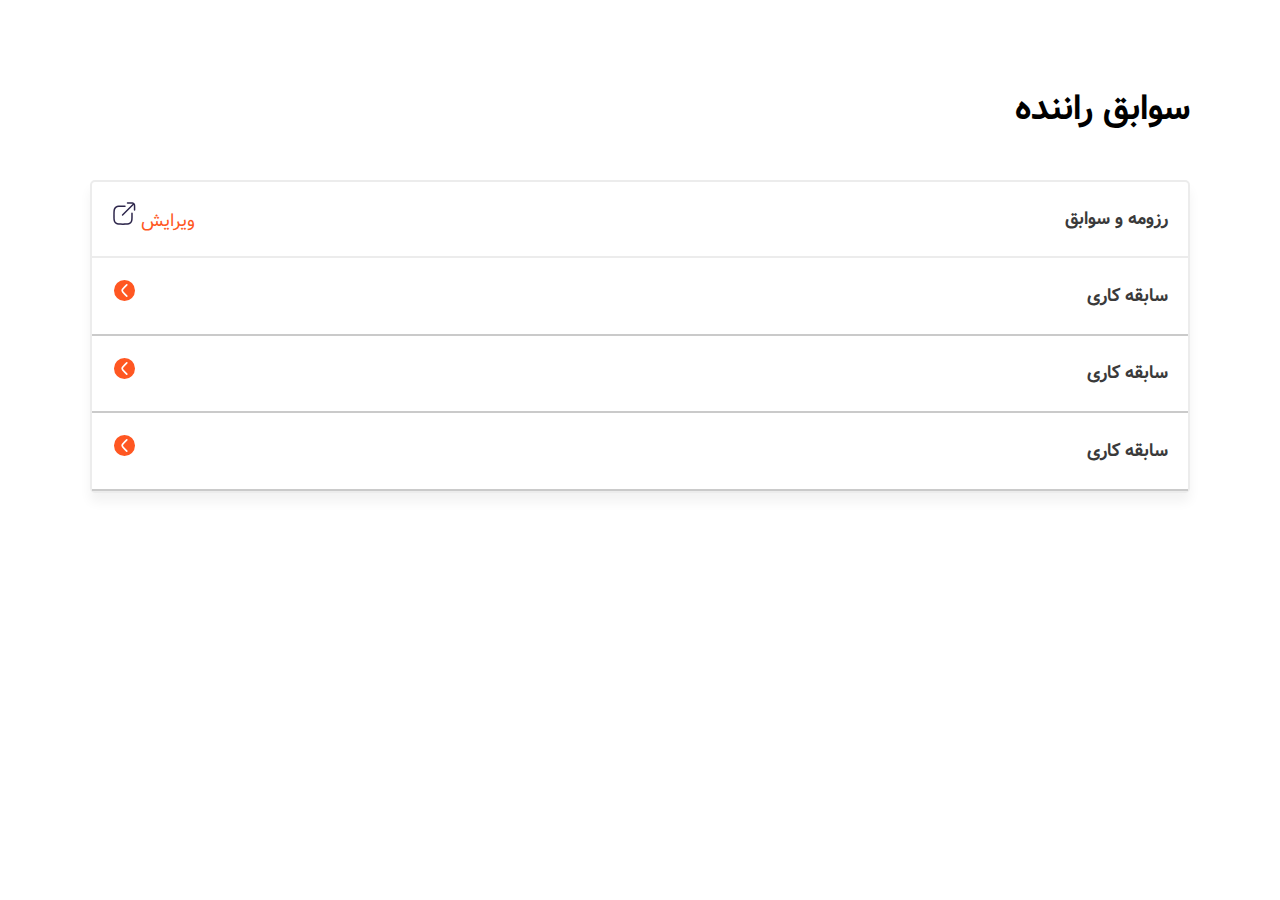
<file: components/accordion.html>
<!DOCTYPE html>
<html lang="fa" dir="rtl">
  <head>
    <meta charset="UTF-8" />
    <meta name="viewport" content="width=device-width, initial-scale=1.0" />
    <link rel="stylesheet" href="../css/style.css" />
    <link rel="stylesheet" href="../css/fonts.css" />
    <link
      rel="stylesheet"
      href="https://cdnjs.cloudflare.com/ajax/libs/font-awesome/6.5.1/css/all.min.css"
      integrity="sha512-DTOQO9RWCH3ppGqcWaEA1BIZOC6xxalwEsw9c2QQeAIftl+Vegovlnee1c9QX4TctnWMn13TZye+giMm8e2LwA=="
      crossorigin="anonymous"
      referrerpolicy="no-referrer"
    />
    <title>Document</title>
  </head>
  <body>
    <section class="container block">
      <h2>سوابق راننده</h2>
      <div class="accordion-wrapper">
        <div class="accordion__intro">
          <h2 class="accordion__heading">رزومه و سوابق</h2>
          <span>
            <span>ویرایش</span>
            <span>
              <svg
                width="24"
                height="24"
                viewBox="0 0 24 24"
                fill="none"
                xmlns="http://www.w3.org/2000/svg"
              >
                <path
                  d="M4.06107 21.2298L4.50191 20.623H4.50191L4.06107 21.2298ZM2.95491 20.1237L2.34815 20.5645L2.95491 20.1237ZM19.0451 20.1237L18.4383 19.6828L19.0451 20.1237ZM17.9389 21.2298L17.4981 20.623H17.4981L17.9389 21.2298ZM4.06107 5.13964L3.62023 4.53288H3.62023L4.06107 5.13964ZM2.95491 6.2458L2.34815 5.80496H2.34815L2.95491 6.2458ZM12.991 4.94188C13.4052 4.94684 13.745 4.61511 13.7499 4.20092C13.7549 3.78674 13.4232 3.44695 13.009 3.44199L12.991 4.94188ZM20.7427 11.1757C20.7378 10.7616 20.398 10.4298 19.9838 10.4348C19.5696 10.4397 19.2379 10.7795 19.2428 11.1937L20.7427 11.1757ZM10.0054 12.5036C9.71253 12.7965 9.71253 13.2714 10.0054 13.5643C10.2983 13.8572 10.7732 13.8572 11.0661 13.5643L10.0054 12.5036ZM15.4822 0.263165C15.0679 0.265014 14.7337 0.602295 14.7355 1.0165C14.7374 1.43071 15.0746 1.765 15.4888 1.76315L15.4822 0.263165ZM17.9676 1.00208L17.971 1.75208L17.9676 1.00208ZM22.5676 5.60208L21.8177 5.59874L22.5676 5.60208ZM21.8066 8.08088C21.8047 8.49509 22.139 8.83237 22.5532 8.83422C22.9674 8.83607 23.3047 8.50178 23.3066 8.08757L21.8066 8.08088ZM21.6138 1.51277L22.0729 0.919641L22.0729 0.91964L21.6138 1.51277ZM22.057 1.95589L22.6501 1.49687V1.49687L22.057 1.95589ZM21.8273 1.74245L21.3673 1.15009L21.3302 1.1789L21.297 1.21212L21.8273 1.74245ZM11 21.4347C9.10843 21.4347 7.74999 21.4337 6.69804 21.3197C5.66013 21.2073 5.00992 20.9921 4.50191 20.623L3.62024 21.8366C4.42656 22.4224 5.37094 22.6847 6.53648 22.811C7.68798 22.9358 9.14184 22.9347 11 22.9347V21.4347ZM1.25 13.1847C1.25 15.0429 1.24897 16.4967 1.37373 17.6483C1.50001 18.8138 1.76232 19.7582 2.34815 20.5645L3.56168 19.6828C3.19259 19.1748 2.97745 18.5246 2.865 17.4867C2.75103 16.4347 2.75 15.0763 2.75 13.1847H1.25ZM4.50191 20.623C4.14111 20.3609 3.82382 20.0436 3.56168 19.6828L2.34815 20.5645C2.70281 21.0526 3.13209 21.4819 3.62024 21.8366L4.50191 20.623ZM19.25 13.1847C19.25 15.0763 19.249 16.4347 19.135 17.4867C19.0225 18.5246 18.8074 19.1748 18.4383 19.6828L19.6518 20.5645C20.2377 19.7582 20.5 18.8138 20.6263 17.6483C20.751 16.4967 20.75 15.0429 20.75 13.1847H19.25ZM11 22.9347C12.8582 22.9347 14.312 22.9358 15.4635 22.811C16.6291 22.6847 17.5734 22.4224 18.3798 21.8366L17.4981 20.623C16.9901 20.9921 16.3399 21.2073 15.302 21.3197C14.25 21.4337 12.8916 21.4347 11 21.4347V22.9347ZM18.4383 19.6828C18.1762 20.0436 17.8589 20.3609 17.4981 20.623L18.3798 21.8366C18.8679 21.4819 19.2972 21.0526 19.6518 20.5645L18.4383 19.6828ZM11 3.43473C9.14184 3.43473 7.68798 3.4337 6.53648 3.55845C5.37094 3.68473 4.42656 3.94705 3.62023 4.53288L4.50191 5.7464C5.00992 5.37732 5.66013 5.16218 6.69804 5.04973C7.74999 4.93576 9.10843 4.93473 11 4.93473V3.43473ZM2.75 13.1847C2.75 11.2932 2.75103 9.93472 2.865 8.88277C2.97745 7.84486 3.19259 7.19464 3.56168 6.68664L2.34815 5.80496C1.76232 6.61129 1.50001 7.55567 1.37373 8.7212C1.24897 9.8727 1.25 11.3266 1.25 13.1847H2.75ZM3.62023 4.53288C3.13209 4.88754 2.70281 5.31682 2.34815 5.80496L3.56168 6.68664C3.82382 6.32584 4.14111 6.00854 4.50191 5.7464L3.62023 4.53288ZM11 4.93473C11.7367 4.93473 12.3952 4.93474 12.991 4.94188L13.009 3.44199C12.4025 3.43472 11.7343 3.43473 11 3.43473V4.93473ZM20.75 13.1847C20.75 12.4504 20.75 11.7823 20.7427 11.1757L19.2428 11.1937C19.25 11.7895 19.25 12.448 19.25 13.1847H20.75ZM15.4888 1.76315L17.971 1.75208L17.9643 0.252091L15.4822 0.263165L15.4888 1.76315ZM21.8177 5.59874L21.8066 8.08088L23.3066 8.08757L23.3176 5.60543L21.8177 5.59874ZM17.971 1.75208C18.9784 1.74758 19.6705 1.74563 20.1977 1.80321C20.7099 1.85914 20.9706 1.96333 21.1548 2.1059L22.0729 0.91964C21.5801 0.538279 21.0074 0.38271 20.3606 0.312072C19.7288 0.243083 18.9364 0.247754 17.9643 0.252091L17.971 1.75208ZM23.3176 5.60543C23.322 4.63334 23.3266 3.84089 23.2577 3.20915C23.187 2.56232 23.0314 1.98965 22.6501 1.49687L21.4638 2.41491C21.6064 2.59913 21.7106 2.85983 21.7665 3.37199C21.8241 3.89923 21.8221 4.59137 21.8177 5.59874L23.3176 5.60543ZM11.0661 13.5643L22.3576 2.27278L21.297 1.21212L10.0054 12.5036L11.0661 13.5643ZM21.1548 2.1059C21.2134 2.15122 21.2689 2.20021 21.3211 2.25254L22.3834 1.19357C22.286 1.09581 22.1822 1.0043 22.0729 0.919641L21.1548 2.1059ZM21.3211 2.25254C21.3719 2.30357 21.4196 2.35779 21.4638 2.41491L22.6501 1.49687C22.5675 1.3902 22.4785 1.28891 22.3834 1.19357L21.3211 2.25254ZM22.2873 2.3348L22.3123 2.31541L21.3922 1.1307L21.3673 1.15009L22.2873 2.3348Z"
                  fill="#2D264B"
                />
              </svg>
            </span>
          </span>
        </div>
        <div class="accordion">
          <header class="accordion__header">
            <h2 class="accordion__heading">سابقه کاری</h2>
            <span>
              <svg
                class="icon-acco"
                width="22"
                height="22"
                viewBox="0 0 22 22"
                fill="none"
                xmlns="http://www.w3.org/2000/svg"
              >
                <path
                  d="M13 16L11.237 14.2527C9.8311 12.8593 9.12813 12.1625 9.01989 11.3133C8.99337 11.1053 8.99337 10.8947 9.01989 10.6867C9.12813 9.83748 9.8311 9.14076 11.237 7.74731L13 6.00001M21 11C21 16.5228 16.5228 21 11 21C5.47715 21 1 16.5228 1 11C1 5.47715 5.47715 1 11 1C16.5228 1 21 5.47715 21 11Z"
                  stroke="#fff"
                  stroke-width="1.5"
                  stroke-linecap="round"
                />
              </svg>
            </span>
          </header>
          <div class="accordion__content">
            <p>
              لورم ایپسوم متن ساختگی با تولید سادگی نامفهوم از صنعت چاپ، و با
              استفاده از طراحان گرافیک است، چاپگرها و متون بلکه روزنامه و مجله
              در ستون و سطرآنچنان که لازم است، و برای شرایط فعلی تکنولوژی مورد
              نیاز، و کاربردهای متنوع با هدف بهبود ابزارهای کاربردی می باشد،
              کتابهای زیادی در شصت و سه درصد گذشته حال و آینده، شناخت فراوان
              جامعه و متخصصان را می طلبد، تا با نرم افزارها شناخت بیشتری را برای
              طراحان رایانه ای علی الخصوص طراحان خلاقی، و فرهنگ پیشرو در زبان
              فارسی ایجاد کرد، در این صورت می توان امید داشت که تمام و دشواری
            </p>
          </div>
        </div>
        <div class="accordion">
          <header class="accordion__header">
            <h2 class="accordion__heading">سابقه کاری</h2>
            <span>
              <svg
                class="icon-acco"
                width="22"
                height="22"
                viewBox="0 0 22 22"
                fill="none"
                xmlns="http://www.w3.org/2000/svg"
              >
                <path
                  d="M13 16L11.237 14.2527C9.8311 12.8593 9.12813 12.1625 9.01989 11.3133C8.99337 11.1053 8.99337 10.8947 9.01989 10.6867C9.12813 9.83748 9.8311 9.14076 11.237 7.74731L13 6.00001M21 11C21 16.5228 16.5228 21 11 21C5.47715 21 1 16.5228 1 11C1 5.47715 5.47715 1 11 1C16.5228 1 21 5.47715 21 11Z"
                  stroke="#fff"
                  stroke-width="1.5"
                  stroke-linecap="round"
                />
              </svg>
            </span>
          </header>
          <div class="accordion__content">
            <p>
              لورم ایپسوم متن ساختگی با تولید سادگی نامفهوم از صنعت چاپ، و با
              استفاده از طراحان گرافیک است، چاپگرها و متون بلکه روزنامه و مجله
              در ستون و سطرآنچنان که لازم است، و برای شرایط فعلی تکنولوژی مورد
              نیاز، و کاربردهای متنوع با هدف بهبود ابزارهای کاربردی می باشد،
              کتابهای زیادی در شصت و سه درصد گذشته حال و آینده، شناخت فراوان
              جامعه و متخصصان را می طلبد، تا با نرم افزارها شناخت بیشتری را برای
              طراحان رایانه ای علی الخصوص طراحان خلاقی، و فرهنگ پیشرو در زبان
              فارسی ایجاد کرد، در این صورت می توان امید داشت که تمام و دشواری
            </p>
          </div>
        </div>
        <div class="accordion">
          <header class="accordion__header">
            <h2 class="accordion__heading">سابقه کاری</h2>
            <span>
              <svg
                class="icon-acco"
                width="22"
                height="22"
                viewBox="0 0 22 22"
                fill="none"
                xmlns="http://www.w3.org/2000/svg"
              >
                <path
                  d="M13 16L11.237 14.2527C9.8311 12.8593 9.12813 12.1625 9.01989 11.3133C8.99337 11.1053 8.99337 10.8947 9.01989 10.6867C9.12813 9.83748 9.8311 9.14076 11.237 7.74731L13 6.00001M21 11C21 16.5228 16.5228 21 11 21C5.47715 21 1 16.5228 1 11C1 5.47715 5.47715 1 11 1C16.5228 1 21 5.47715 21 11Z"
                  stroke="#fff"
                  stroke-width="1.5"
                  stroke-linecap="round"
                />
              </svg>
            </span>
          </header>
          <div class="accordion__content">
            <p>
              لورم ایپسوم متن ساختگی با تولید سادگی نامفهوم از صنعت چاپ، و با
              استفاده از طراحان گرافیک است، چاپگرها و متون بلکه روزنامه و مجله
              در ستون و سطرآنچنان که لازم است، و برای شرایط فعلی تکنولوژی مورد
              نیاز، و کاربردهای متنوع با هدف بهبود ابزارهای کاربردی می باشد،
              کتابهای زیادی در شصت و سه درصد گذشته حال و آینده، شناخت فراوان
              جامعه و متخصصان را می طلبد، تا با نرم افزارها شناخت بیشتری را برای
              طراحان رایانه ای علی الخصوص طراحان خلاقی، و فرهنگ پیشرو در زبان
              فارسی ایجاد کرد، در این صورت می توان امید داشت که تمام و دشواری
            </p>
          </div>
        </div>
      </div>
    </section>
    <script src="../js/main.js"></script>
  </body>
</html>
</file>
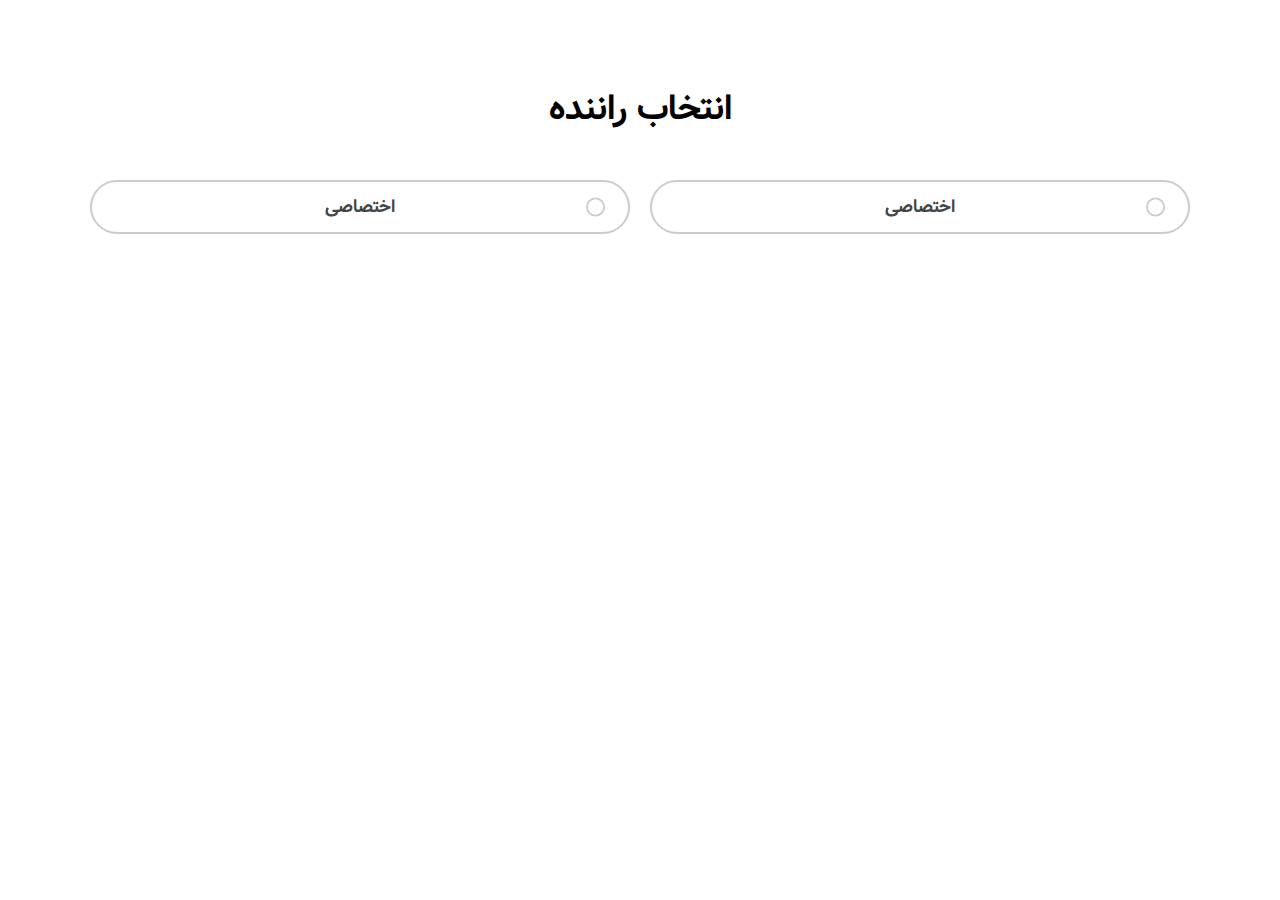
<file: components/radio-button.html>
<!DOCTYPE html>
<html lang="fa" dir="rtl">
  <head>
    <meta charset="UTF-8" />
    <meta name="viewport" content="width=device-width, initial-scale=1.0" />
    <link rel="stylesheet" href="../css/style.css" />
    <link rel="stylesheet" href="../css/fonts.css" />
    <link
      rel="stylesheet"
      href="https://cdnjs.cloudflare.com/ajax/libs/font-awesome/6.5.1/css/all.min.css"
      integrity="sha512-DTOQO9RWCH3ppGqcWaEA1BIZOC6xxalwEsw9c2QQeAIftl+Vegovlnee1c9QX4TctnWMn13TZye+giMm8e2LwA=="
      crossorigin="anonymous"
      referrerpolicy="no-referrer"
    />
    <title>Document</title>
  </head>
  <body>
    <section class="container block">
      <h2 class="block__heading">انتخاب راننده</h2>
      <div class="select-type">
        <div class="select-control">
          <input type="radio" name="webinar" id="type-A" />
          <label for="type-A">اختصاصی</label>
        </div>
        <div class="select-control">
          <input type="radio" name="webinar" id="type-B" />
          <label for="type-B">اختصاصی</label>
        </div>
      </div>
    </section>
  </body>
</html>
</file>
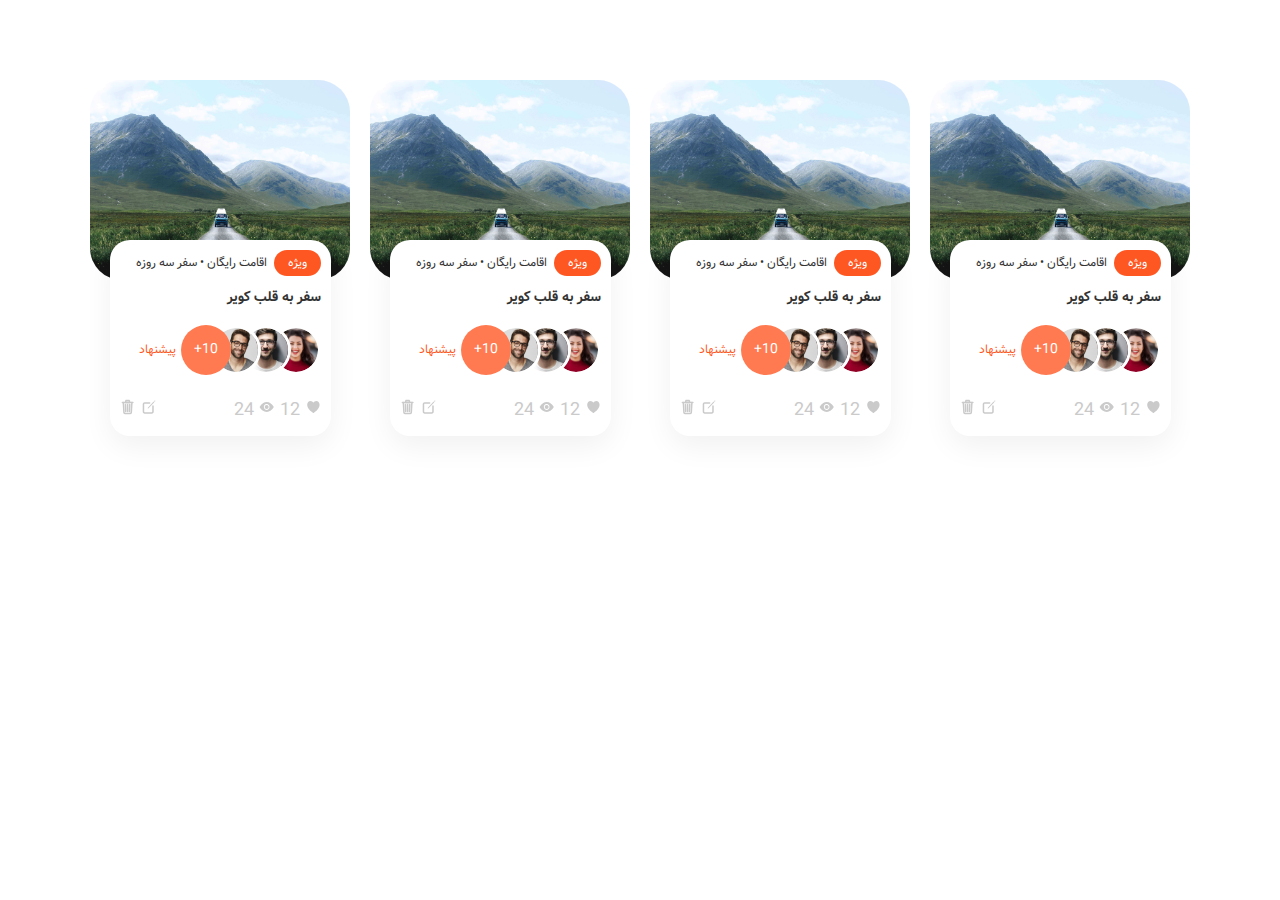
<file: components/travell.html>
<!DOCTYPE html>
<html lang="fa" dir="rtl">
  <head>
    <meta charset="UTF-8" />
    <meta name="viewport" content="width=device-width, initial-scale=1.0" />
    <link rel="stylesheet" href="../css/style.css" />
    <link rel="stylesheet" href="../css/fonts.css" />
    <link
      rel="stylesheet"
      href="https://cdnjs.cloudflare.com/ajax/libs/font-awesome/6.5.1/css/all.min.css"
      integrity="sha512-DTOQO9RWCH3ppGqcWaEA1BIZOC6xxalwEsw9c2QQeAIftl+Vegovlnee1c9QX4TctnWMn13TZye+giMm8e2LwA=="
      crossorigin="anonymous"
      referrerpolicy="no-referrer"
    />
    <title>Document</title>
  </head>
  <body>
    <section class="container travell block">
      <div class="travell__slides">
        <div class="travell__slide">
          <div class="slide__img">
            <img src="../assets/images/travell-2.jpg" alt="" />
          </div>
          <div class="slide__detail">
            <div class="slide__header">
              <span class="badge badge--primary">ویژه</span>
              <p>اقامت رایگان &bull; سفر سه روزه</p>
            </div>
            <p class="slide__title">سفر به قلب کویر</p>
            <div class="avatar__group">
           <div class="avatar">
            <img src="../assets/images/avatar-1.jpg" alt="">
           </div>
           <div class="avatar">
            <img src="../assets/images/avatar-2.jpeg" alt="">
           </div>
           <div class="avatar">
            <img src="../assets/images/avatar-3.jpg" alt="">
           </div>
           <div class="hidden-avatars">10+</div>
           <span class="slide__suggest">پیشنهاد</span>
            </div>
            <div class="slide__icons">
              <div class="slide__icon">
                <svg
                  width="16"
                  height="16"
                  viewBox="0 0 16 16"
                  fill="none"
                  xmlns="http://www.w3.org/2000/svg"
                >
                  <path
                    d="M8.38655 13.9036C8.19552 13.9033 8.00898 13.8431 7.8512 13.7307C5.51383 12.075 4.50173 10.9398 3.94348 10.23C2.75383 8.71709 2.18428 7.16381 2.20034 5.48174C2.21908 3.55419 3.70109 1.98633 5.50401 1.98633C6.81501 1.98633 7.72302 2.75691 8.25182 3.39871C8.26857 3.41883 8.28927 3.43497 8.31251 3.44603C8.33576 3.45709 8.361 3.46281 8.38655 3.46281C8.41209 3.46281 8.43734 3.45709 8.46059 3.44603C8.48383 3.43497 8.50453 3.41883 8.52128 3.39871C9.05008 2.75629 9.95808 1.98633 11.2691 1.98633C13.072 1.98633 14.554 3.55419 14.5728 5.48205C14.5888 7.16443 14.0187 8.71771 12.8296 10.2303C12.2714 10.9401 11.2593 12.0753 8.92189 13.731C8.76408 13.8433 8.57755 13.9034 8.38655 13.9036Z"
                    fill="#CACACA"
                  />
                </svg>

                <span>12</span>
                <svg
                  width="16"
                  height="16"
                  viewBox="0 0 16 16"
                  fill="none"
                  xmlns="http://www.w3.org/2000/svg"
                >
                  <g clip-path="url(#clip0_124_152)">
                    <path
                      d="M7.68275 9.93091C8.73399 9.93091 9.58619 9.04165 9.58619 7.9447C9.58619 6.84775 8.73399 5.9585 7.68275 5.9585C6.6315 5.9585 5.7793 6.84775 5.7793 7.9447C5.7793 9.04165 6.6315 9.93091 7.68275 9.93091Z"
                      fill="#CACACA"
                    />
                    <path
                      d="M11.8115 4.38163C10.5112 3.45122 9.1196 2.97949 7.67565 2.97949C6.37625 2.97949 5.10957 3.38294 3.91069 4.1737C2.70171 4.97284 1.51651 6.42432 0.544861 7.94501C1.33063 9.31053 2.40548 10.7145 3.52495 11.5196C4.80918 12.4425 6.20554 12.9105 7.67565 12.9105C9.13298 12.9105 10.5264 12.4428 11.8186 11.5205C12.9562 10.7071 14.0388 9.30494 14.8207 7.94501C14.0361 6.59718 12.95 5.1966 11.8115 4.38163ZM7.68279 10.9243C7.11809 10.9243 6.56607 10.7496 6.09654 10.4222C5.62701 10.0948 5.26106 9.62954 5.04496 9.08514C4.82886 8.54074 4.77231 7.9417 4.88248 7.36378C4.99265 6.78585 5.26458 6.25498 5.66388 5.83832C6.06318 5.42166 6.57193 5.1379 7.12577 5.02295C7.67962 4.90799 8.2537 4.96699 8.77542 5.19249C9.29713 5.41798 9.74305 5.79985 10.0568 6.28979C10.3705 6.77974 10.538 7.35576 10.538 7.94501C10.5371 8.73489 10.236 9.49217 9.70075 10.0507C9.16549 10.6092 8.43976 10.9234 7.68279 10.9243Z"
                      fill="#CACACA"
                    />
                  </g>
                  <defs>
                    <clipPath id="clip0_124_152">
                      <rect
                        width="15.2276"
                        height="15.8897"
                        fill="white"
                        transform="translate(0.0689697)"
                      />
                    </clipPath>
                  </defs>
                </svg>

                <span>24</span>
              </div>
              <div>
                <svg
                  width="16"
                  height="16"
                  viewBox="0 0 16 16"
                  fill="none"
                  xmlns="http://www.w3.org/2000/svg"
                >
                  <path
                    d="M11.9724 6.95197V12.6623C11.9724 12.8253 11.9416 12.9868 11.8818 13.1374C11.822 13.288 11.7344 13.4248 11.6239 13.5401C11.5135 13.6554 11.3823 13.7468 11.238 13.8092C11.0937 13.8716 10.939 13.9037 10.7827 13.9037H3.64479C3.32928 13.9037 3.02668 13.7729 2.80358 13.5401C2.58048 13.3073 2.45514 12.9915 2.45514 12.6623V5.21404C2.45514 4.8848 2.58048 4.56905 2.80358 4.33625C3.02668 4.10344 3.32928 3.97266 3.64479 3.97266H8.62588"
                    stroke="#CACACA"
                    stroke-width="1.5"
                    stroke-linecap="round"
                    stroke-linejoin="round"
                  />
                  <path
                    d="M14.2309 1.65269C14.1875 1.60286 14.1348 1.56274 14.076 1.53476C14.0173 1.50678 13.9537 1.49152 13.8892 1.48989C13.8246 1.48827 13.7605 1.50032 13.7005 1.52531C13.6405 1.5503 13.586 1.58772 13.5403 1.63531L13.1724 2.01734C13.1279 2.0639 13.1028 2.12702 13.1028 2.19284C13.1028 2.25866 13.1279 2.32179 13.1724 2.36834L13.5097 2.71965C13.5318 2.74283 13.5581 2.76122 13.587 2.77377C13.616 2.78632 13.647 2.79278 13.6783 2.79278C13.7097 2.79278 13.7407 2.78632 13.7696 2.77377C13.7986 2.76122 13.8249 2.74283 13.847 2.71965L14.2057 2.34724C14.3871 2.15824 14.404 1.85038 14.2309 1.65269ZM12.4286 2.7932L7.05969 8.38562C7.02714 8.41945 7.00348 8.46145 6.99099 8.50759L6.74265 9.27942C6.7367 9.30036 6.73628 9.32259 6.74143 9.34376C6.74658 9.36493 6.75711 9.38426 6.77191 9.39971C6.78672 9.41515 6.80524 9.42614 6.82553 9.43152C6.84582 9.43689 6.86712 9.43645 6.88719 9.43024L7.62627 9.17111C7.67048 9.15807 7.71073 9.13338 7.74315 9.09942L13.1025 3.49645C13.1521 3.44415 13.1799 3.37356 13.1799 3.3C13.1799 3.22644 13.1521 3.15584 13.1025 3.10355L12.8066 2.7932C12.7564 2.74099 12.6885 2.71167 12.6176 2.71167C12.5468 2.71167 12.4788 2.74099 12.4286 2.7932Z"
                    fill="#CACACA"
                  />
                </svg>

                <svg
                  width="16"
                  height="16"
                  viewBox="0 0 16 16"
                  fill="none"
                  xmlns="http://www.w3.org/2000/svg"
                >
                  <g clip-path="url(#clip0_124_158)">
                    <path
                      d="M3.33102 3.47607L3.92585 13.4071C3.95411 13.9809 4.35413 14.4002 4.87758 14.4002H10.35C10.8755 14.4002 11.2681 13.9809 11.3017 13.4071L11.8965 3.47607"
                      stroke="#CACACA"
                      stroke-width="1.5"
                      stroke-linecap="round"
                      stroke-linejoin="round"
                    />
                    <path d="M2.3793 3.47607H12.8483H2.3793Z" fill="#CACACA" />
                    <path
                      d="M2.3793 3.47607H12.8483"
                      stroke="#CACACA"
                      stroke-width="1.5"
                      stroke-miterlimit="10"
                      stroke-linecap="round"
                    />
                    <path
                      d="M9.75517 5.46216L9.51724 12.4139M5.71034 3.47595V2.23458C5.71007 2.13668 5.72834 2.0397 5.76412 1.9492C5.79989 1.85871 5.85246 1.77649 5.9188 1.70726C5.98513 1.63804 6.06393 1.58319 6.15065 1.54586C6.23738 1.50853 6.33032 1.48946 6.42414 1.48975H8.80345C8.89726 1.48946 8.9902 1.50853 9.07693 1.54586C9.16365 1.58319 9.24245 1.63804 9.30879 1.70726C9.37512 1.77649 9.42769 1.85871 9.46347 1.9492C9.49924 2.0397 9.51751 2.13668 9.51724 2.23458V3.47595H5.71034ZM7.61379 5.46216V12.4139V5.46216ZM5.47241 5.46216L5.71034 12.4139L5.47241 5.46216Z"
                      stroke="#CACACA"
                      stroke-width="1.5"
                      stroke-linecap="round"
                      stroke-linejoin="round"
                    />
                  </g>
                  <defs>
                    <clipPath id="clip0_124_158">
                      <rect width="15.2276" height="15.8897" fill="white" />
                    </clipPath>
                  </defs>
                </svg>
              </div>
            </div>
          </div>
        </div>
        <div class="travell__slide">
          <div class="slide__img">
            <img src="../assets/images/travell-2.jpg" alt="" />
          </div>
          <div class="slide__detail">
            <div class="slide__header">
              <span class="badge badge--primary">ویژه</span>
              <p>اقامت رایگان &bull; سفر سه روزه</p>
            </div>
            <p class="slide__title">سفر به قلب کویر</p>
            <div class="avatar__group">
           <div class="avatar">
            <img src="../assets/images/avatar-1.jpg" alt="">
           </div>
           <div class="avatar">
            <img src="../assets/images/avatar-2.jpeg" alt="">
           </div>
           <div class="avatar">
            <img src="../assets/images/avatar-3.jpg" alt="">
           </div>
           <div class="hidden-avatars">10+</div>
           <span class="slide__suggest">پیشنهاد</span>
            </div>
            <div class="slide__icons">
              <div class="slide__icon">
                <svg
                  width="16"
                  height="16"
                  viewBox="0 0 16 16"
                  fill="none"
                  xmlns="http://www.w3.org/2000/svg"
                >
                  <path
                    d="M8.38655 13.9036C8.19552 13.9033 8.00898 13.8431 7.8512 13.7307C5.51383 12.075 4.50173 10.9398 3.94348 10.23C2.75383 8.71709 2.18428 7.16381 2.20034 5.48174C2.21908 3.55419 3.70109 1.98633 5.50401 1.98633C6.81501 1.98633 7.72302 2.75691 8.25182 3.39871C8.26857 3.41883 8.28927 3.43497 8.31251 3.44603C8.33576 3.45709 8.361 3.46281 8.38655 3.46281C8.41209 3.46281 8.43734 3.45709 8.46059 3.44603C8.48383 3.43497 8.50453 3.41883 8.52128 3.39871C9.05008 2.75629 9.95808 1.98633 11.2691 1.98633C13.072 1.98633 14.554 3.55419 14.5728 5.48205C14.5888 7.16443 14.0187 8.71771 12.8296 10.2303C12.2714 10.9401 11.2593 12.0753 8.92189 13.731C8.76408 13.8433 8.57755 13.9034 8.38655 13.9036Z"
                    fill="#CACACA"
                  />
                </svg>

                <span>12</span>
                <svg
                  width="16"
                  height="16"
                  viewBox="0 0 16 16"
                  fill="none"
                  xmlns="http://www.w3.org/2000/svg"
                >
                  <g clip-path="url(#clip0_124_152)">
                    <path
                      d="M7.68275 9.93091C8.73399 9.93091 9.58619 9.04165 9.58619 7.9447C9.58619 6.84775 8.73399 5.9585 7.68275 5.9585C6.6315 5.9585 5.7793 6.84775 5.7793 7.9447C5.7793 9.04165 6.6315 9.93091 7.68275 9.93091Z"
                      fill="#CACACA"
                    />
                    <path
                      d="M11.8115 4.38163C10.5112 3.45122 9.1196 2.97949 7.67565 2.97949C6.37625 2.97949 5.10957 3.38294 3.91069 4.1737C2.70171 4.97284 1.51651 6.42432 0.544861 7.94501C1.33063 9.31053 2.40548 10.7145 3.52495 11.5196C4.80918 12.4425 6.20554 12.9105 7.67565 12.9105C9.13298 12.9105 10.5264 12.4428 11.8186 11.5205C12.9562 10.7071 14.0388 9.30494 14.8207 7.94501C14.0361 6.59718 12.95 5.1966 11.8115 4.38163ZM7.68279 10.9243C7.11809 10.9243 6.56607 10.7496 6.09654 10.4222C5.62701 10.0948 5.26106 9.62954 5.04496 9.08514C4.82886 8.54074 4.77231 7.9417 4.88248 7.36378C4.99265 6.78585 5.26458 6.25498 5.66388 5.83832C6.06318 5.42166 6.57193 5.1379 7.12577 5.02295C7.67962 4.90799 8.2537 4.96699 8.77542 5.19249C9.29713 5.41798 9.74305 5.79985 10.0568 6.28979C10.3705 6.77974 10.538 7.35576 10.538 7.94501C10.5371 8.73489 10.236 9.49217 9.70075 10.0507C9.16549 10.6092 8.43976 10.9234 7.68279 10.9243Z"
                      fill="#CACACA"
                    />
                  </g>
                  <defs>
                    <clipPath id="clip0_124_152">
                      <rect
                        width="15.2276"
                        height="15.8897"
                        fill="white"
                        transform="translate(0.0689697)"
                      />
                    </clipPath>
                  </defs>
                </svg>

                <span>24</span>
              </div>
              <div>
                <svg
                  width="16"
                  height="16"
                  viewBox="0 0 16 16"
                  fill="none"
                  xmlns="http://www.w3.org/2000/svg"
                >
                  <path
                    d="M11.9724 6.95197V12.6623C11.9724 12.8253 11.9416 12.9868 11.8818 13.1374C11.822 13.288 11.7344 13.4248 11.6239 13.5401C11.5135 13.6554 11.3823 13.7468 11.238 13.8092C11.0937 13.8716 10.939 13.9037 10.7827 13.9037H3.64479C3.32928 13.9037 3.02668 13.7729 2.80358 13.5401C2.58048 13.3073 2.45514 12.9915 2.45514 12.6623V5.21404C2.45514 4.8848 2.58048 4.56905 2.80358 4.33625C3.02668 4.10344 3.32928 3.97266 3.64479 3.97266H8.62588"
                    stroke="#CACACA"
                    stroke-width="1.5"
                    stroke-linecap="round"
                    stroke-linejoin="round"
                  />
                  <path
                    d="M14.2309 1.65269C14.1875 1.60286 14.1348 1.56274 14.076 1.53476C14.0173 1.50678 13.9537 1.49152 13.8892 1.48989C13.8246 1.48827 13.7605 1.50032 13.7005 1.52531C13.6405 1.5503 13.586 1.58772 13.5403 1.63531L13.1724 2.01734C13.1279 2.0639 13.1028 2.12702 13.1028 2.19284C13.1028 2.25866 13.1279 2.32179 13.1724 2.36834L13.5097 2.71965C13.5318 2.74283 13.5581 2.76122 13.587 2.77377C13.616 2.78632 13.647 2.79278 13.6783 2.79278C13.7097 2.79278 13.7407 2.78632 13.7696 2.77377C13.7986 2.76122 13.8249 2.74283 13.847 2.71965L14.2057 2.34724C14.3871 2.15824 14.404 1.85038 14.2309 1.65269ZM12.4286 2.7932L7.05969 8.38562C7.02714 8.41945 7.00348 8.46145 6.99099 8.50759L6.74265 9.27942C6.7367 9.30036 6.73628 9.32259 6.74143 9.34376C6.74658 9.36493 6.75711 9.38426 6.77191 9.39971C6.78672 9.41515 6.80524 9.42614 6.82553 9.43152C6.84582 9.43689 6.86712 9.43645 6.88719 9.43024L7.62627 9.17111C7.67048 9.15807 7.71073 9.13338 7.74315 9.09942L13.1025 3.49645C13.1521 3.44415 13.1799 3.37356 13.1799 3.3C13.1799 3.22644 13.1521 3.15584 13.1025 3.10355L12.8066 2.7932C12.7564 2.74099 12.6885 2.71167 12.6176 2.71167C12.5468 2.71167 12.4788 2.74099 12.4286 2.7932Z"
                    fill="#CACACA"
                  />
                </svg>

                <svg
                  width="16"
                  height="16"
                  viewBox="0 0 16 16"
                  fill="none"
                  xmlns="http://www.w3.org/2000/svg"
                >
                  <g clip-path="url(#clip0_124_158)">
                    <path
                      d="M3.33102 3.47607L3.92585 13.4071C3.95411 13.9809 4.35413 14.4002 4.87758 14.4002H10.35C10.8755 14.4002 11.2681 13.9809 11.3017 13.4071L11.8965 3.47607"
                      stroke="#CACACA"
                      stroke-width="1.5"
                      stroke-linecap="round"
                      stroke-linejoin="round"
                    />
                    <path d="M2.3793 3.47607H12.8483H2.3793Z" fill="#CACACA" />
                    <path
                      d="M2.3793 3.47607H12.8483"
                      stroke="#CACACA"
                      stroke-width="1.5"
                      stroke-miterlimit="10"
                      stroke-linecap="round"
                    />
                    <path
                      d="M9.75517 5.46216L9.51724 12.4139M5.71034 3.47595V2.23458C5.71007 2.13668 5.72834 2.0397 5.76412 1.9492C5.79989 1.85871 5.85246 1.77649 5.9188 1.70726C5.98513 1.63804 6.06393 1.58319 6.15065 1.54586C6.23738 1.50853 6.33032 1.48946 6.42414 1.48975H8.80345C8.89726 1.48946 8.9902 1.50853 9.07693 1.54586C9.16365 1.58319 9.24245 1.63804 9.30879 1.70726C9.37512 1.77649 9.42769 1.85871 9.46347 1.9492C9.49924 2.0397 9.51751 2.13668 9.51724 2.23458V3.47595H5.71034ZM7.61379 5.46216V12.4139V5.46216ZM5.47241 5.46216L5.71034 12.4139L5.47241 5.46216Z"
                      stroke="#CACACA"
                      stroke-width="1.5"
                      stroke-linecap="round"
                      stroke-linejoin="round"
                    />
                  </g>
                  <defs>
                    <clipPath id="clip0_124_158">
                      <rect width="15.2276" height="15.8897" fill="white" />
                    </clipPath>
                  </defs>
                </svg>
              </div>
            </div>
          </div>
        </div>
        <div class="travell__slide">
          <div class="slide__img">
            <img src="../assets/images/travell-2.jpg" alt="" />
          </div>
          <div class="slide__detail">
            <div class="slide__header">
              <span class="badge badge--primary">ویژه</span>
              <p>اقامت رایگان &bull; سفر سه روزه</p>
            </div>
            <p class="slide__title">سفر به قلب کویر</p>
            <div class="avatar__group">
           <div class="avatar">
            <img src="../assets/images/avatar-1.jpg" alt="">
           </div>
           <div class="avatar">
            <img src="../assets/images/avatar-2.jpeg" alt="">
           </div>
           <div class="avatar">
            <img src="../assets/images/avatar-3.jpg" alt="">
           </div>
           <div class="hidden-avatars">10+</div>
           <span class="slide__suggest">پیشنهاد</span>
            </div>
            <div class="slide__icons">
              <div class="slide__icon">
                <svg
                  width="16"
                  height="16"
                  viewBox="0 0 16 16"
                  fill="none"
                  xmlns="http://www.w3.org/2000/svg"
                >
                  <path
                    d="M8.38655 13.9036C8.19552 13.9033 8.00898 13.8431 7.8512 13.7307C5.51383 12.075 4.50173 10.9398 3.94348 10.23C2.75383 8.71709 2.18428 7.16381 2.20034 5.48174C2.21908 3.55419 3.70109 1.98633 5.50401 1.98633C6.81501 1.98633 7.72302 2.75691 8.25182 3.39871C8.26857 3.41883 8.28927 3.43497 8.31251 3.44603C8.33576 3.45709 8.361 3.46281 8.38655 3.46281C8.41209 3.46281 8.43734 3.45709 8.46059 3.44603C8.48383 3.43497 8.50453 3.41883 8.52128 3.39871C9.05008 2.75629 9.95808 1.98633 11.2691 1.98633C13.072 1.98633 14.554 3.55419 14.5728 5.48205C14.5888 7.16443 14.0187 8.71771 12.8296 10.2303C12.2714 10.9401 11.2593 12.0753 8.92189 13.731C8.76408 13.8433 8.57755 13.9034 8.38655 13.9036Z"
                    fill="#CACACA"
                  />
                </svg>

                <span>12</span>
                <svg
                  width="16"
                  height="16"
                  viewBox="0 0 16 16"
                  fill="none"
                  xmlns="http://www.w3.org/2000/svg"
                >
                  <g clip-path="url(#clip0_124_152)">
                    <path
                      d="M7.68275 9.93091C8.73399 9.93091 9.58619 9.04165 9.58619 7.9447C9.58619 6.84775 8.73399 5.9585 7.68275 5.9585C6.6315 5.9585 5.7793 6.84775 5.7793 7.9447C5.7793 9.04165 6.6315 9.93091 7.68275 9.93091Z"
                      fill="#CACACA"
                    />
                    <path
                      d="M11.8115 4.38163C10.5112 3.45122 9.1196 2.97949 7.67565 2.97949C6.37625 2.97949 5.10957 3.38294 3.91069 4.1737C2.70171 4.97284 1.51651 6.42432 0.544861 7.94501C1.33063 9.31053 2.40548 10.7145 3.52495 11.5196C4.80918 12.4425 6.20554 12.9105 7.67565 12.9105C9.13298 12.9105 10.5264 12.4428 11.8186 11.5205C12.9562 10.7071 14.0388 9.30494 14.8207 7.94501C14.0361 6.59718 12.95 5.1966 11.8115 4.38163ZM7.68279 10.9243C7.11809 10.9243 6.56607 10.7496 6.09654 10.4222C5.62701 10.0948 5.26106 9.62954 5.04496 9.08514C4.82886 8.54074 4.77231 7.9417 4.88248 7.36378C4.99265 6.78585 5.26458 6.25498 5.66388 5.83832C6.06318 5.42166 6.57193 5.1379 7.12577 5.02295C7.67962 4.90799 8.2537 4.96699 8.77542 5.19249C9.29713 5.41798 9.74305 5.79985 10.0568 6.28979C10.3705 6.77974 10.538 7.35576 10.538 7.94501C10.5371 8.73489 10.236 9.49217 9.70075 10.0507C9.16549 10.6092 8.43976 10.9234 7.68279 10.9243Z"
                      fill="#CACACA"
                    />
                  </g>
                  <defs>
                    <clipPath id="clip0_124_152">
                      <rect
                        width="15.2276"
                        height="15.8897"
                        fill="white"
                        transform="translate(0.0689697)"
                      />
                    </clipPath>
                  </defs>
                </svg>

                <span>24</span>
              </div>
              <div>
                <svg
                  width="16"
                  height="16"
                  viewBox="0 0 16 16"
                  fill="none"
                  xmlns="http://www.w3.org/2000/svg"
                >
                  <path
                    d="M11.9724 6.95197V12.6623C11.9724 12.8253 11.9416 12.9868 11.8818 13.1374C11.822 13.288 11.7344 13.4248 11.6239 13.5401C11.5135 13.6554 11.3823 13.7468 11.238 13.8092C11.0937 13.8716 10.939 13.9037 10.7827 13.9037H3.64479C3.32928 13.9037 3.02668 13.7729 2.80358 13.5401C2.58048 13.3073 2.45514 12.9915 2.45514 12.6623V5.21404C2.45514 4.8848 2.58048 4.56905 2.80358 4.33625C3.02668 4.10344 3.32928 3.97266 3.64479 3.97266H8.62588"
                    stroke="#CACACA"
                    stroke-width="1.5"
                    stroke-linecap="round"
                    stroke-linejoin="round"
                  />
                  <path
                    d="M14.2309 1.65269C14.1875 1.60286 14.1348 1.56274 14.076 1.53476C14.0173 1.50678 13.9537 1.49152 13.8892 1.48989C13.8246 1.48827 13.7605 1.50032 13.7005 1.52531C13.6405 1.5503 13.586 1.58772 13.5403 1.63531L13.1724 2.01734C13.1279 2.0639 13.1028 2.12702 13.1028 2.19284C13.1028 2.25866 13.1279 2.32179 13.1724 2.36834L13.5097 2.71965C13.5318 2.74283 13.5581 2.76122 13.587 2.77377C13.616 2.78632 13.647 2.79278 13.6783 2.79278C13.7097 2.79278 13.7407 2.78632 13.7696 2.77377C13.7986 2.76122 13.8249 2.74283 13.847 2.71965L14.2057 2.34724C14.3871 2.15824 14.404 1.85038 14.2309 1.65269ZM12.4286 2.7932L7.05969 8.38562C7.02714 8.41945 7.00348 8.46145 6.99099 8.50759L6.74265 9.27942C6.7367 9.30036 6.73628 9.32259 6.74143 9.34376C6.74658 9.36493 6.75711 9.38426 6.77191 9.39971C6.78672 9.41515 6.80524 9.42614 6.82553 9.43152C6.84582 9.43689 6.86712 9.43645 6.88719 9.43024L7.62627 9.17111C7.67048 9.15807 7.71073 9.13338 7.74315 9.09942L13.1025 3.49645C13.1521 3.44415 13.1799 3.37356 13.1799 3.3C13.1799 3.22644 13.1521 3.15584 13.1025 3.10355L12.8066 2.7932C12.7564 2.74099 12.6885 2.71167 12.6176 2.71167C12.5468 2.71167 12.4788 2.74099 12.4286 2.7932Z"
                    fill="#CACACA"
                  />
                </svg>

                <svg
                  width="16"
                  height="16"
                  viewBox="0 0 16 16"
                  fill="none"
                  xmlns="http://www.w3.org/2000/svg"
                >
                  <g clip-path="url(#clip0_124_158)">
                    <path
                      d="M3.33102 3.47607L3.92585 13.4071C3.95411 13.9809 4.35413 14.4002 4.87758 14.4002H10.35C10.8755 14.4002 11.2681 13.9809 11.3017 13.4071L11.8965 3.47607"
                      stroke="#CACACA"
                      stroke-width="1.5"
                      stroke-linecap="round"
                      stroke-linejoin="round"
                    />
                    <path d="M2.3793 3.47607H12.8483H2.3793Z" fill="#CACACA" />
                    <path
                      d="M2.3793 3.47607H12.8483"
                      stroke="#CACACA"
                      stroke-width="1.5"
                      stroke-miterlimit="10"
                      stroke-linecap="round"
                    />
                    <path
                      d="M9.75517 5.46216L9.51724 12.4139M5.71034 3.47595V2.23458C5.71007 2.13668 5.72834 2.0397 5.76412 1.9492C5.79989 1.85871 5.85246 1.77649 5.9188 1.70726C5.98513 1.63804 6.06393 1.58319 6.15065 1.54586C6.23738 1.50853 6.33032 1.48946 6.42414 1.48975H8.80345C8.89726 1.48946 8.9902 1.50853 9.07693 1.54586C9.16365 1.58319 9.24245 1.63804 9.30879 1.70726C9.37512 1.77649 9.42769 1.85871 9.46347 1.9492C9.49924 2.0397 9.51751 2.13668 9.51724 2.23458V3.47595H5.71034ZM7.61379 5.46216V12.4139V5.46216ZM5.47241 5.46216L5.71034 12.4139L5.47241 5.46216Z"
                      stroke="#CACACA"
                      stroke-width="1.5"
                      stroke-linecap="round"
                      stroke-linejoin="round"
                    />
                  </g>
                  <defs>
                    <clipPath id="clip0_124_158">
                      <rect width="15.2276" height="15.8897" fill="white" />
                    </clipPath>
                  </defs>
                </svg>
              </div>
            </div>
          </div>
        </div>
        <div class="travell__slide">
          <div class="slide__img">
            <img src="../assets/images/travell-2.jpg" alt="" />
          </div>
          <div class="slide__detail">
            <div class="slide__header">
              <span class="badge badge--primary">ویژه</span>
              <p>اقامت رایگان &bull; سفر سه روزه</p>
            </div>
            <p class="slide__title">سفر به قلب کویر</p>
            <div class="avatar__group">
           <div class="avatar">
            <img src="../assets/images/avatar-1.jpg" alt="">
           </div>
           <div class="avatar">
            <img src="../assets/images/avatar-2.jpeg" alt="">
           </div>
           <div class="avatar">
            <img src="../assets/images/avatar-3.jpg" alt="">
           </div>
           <div class="hidden-avatars">10+</div>
           <span class="slide__suggest">پیشنهاد</span>
            </div>
            <div class="slide__icons">
              <div class="slide__icon">
                <svg
                  width="16"
                  height="16"
                  viewBox="0 0 16 16"
                  fill="none"
                  xmlns="http://www.w3.org/2000/svg"
                >
                  <path
                    d="M8.38655 13.9036C8.19552 13.9033 8.00898 13.8431 7.8512 13.7307C5.51383 12.075 4.50173 10.9398 3.94348 10.23C2.75383 8.71709 2.18428 7.16381 2.20034 5.48174C2.21908 3.55419 3.70109 1.98633 5.50401 1.98633C6.81501 1.98633 7.72302 2.75691 8.25182 3.39871C8.26857 3.41883 8.28927 3.43497 8.31251 3.44603C8.33576 3.45709 8.361 3.46281 8.38655 3.46281C8.41209 3.46281 8.43734 3.45709 8.46059 3.44603C8.48383 3.43497 8.50453 3.41883 8.52128 3.39871C9.05008 2.75629 9.95808 1.98633 11.2691 1.98633C13.072 1.98633 14.554 3.55419 14.5728 5.48205C14.5888 7.16443 14.0187 8.71771 12.8296 10.2303C12.2714 10.9401 11.2593 12.0753 8.92189 13.731C8.76408 13.8433 8.57755 13.9034 8.38655 13.9036Z"
                    fill="#CACACA"
                  />
                </svg>

                <span>12</span>
                <svg
                  width="16"
                  height="16"
                  viewBox="0 0 16 16"
                  fill="none"
                  xmlns="http://www.w3.org/2000/svg"
                >
                  <g clip-path="url(#clip0_124_152)">
                    <path
                      d="M7.68275 9.93091C8.73399 9.93091 9.58619 9.04165 9.58619 7.9447C9.58619 6.84775 8.73399 5.9585 7.68275 5.9585C6.6315 5.9585 5.7793 6.84775 5.7793 7.9447C5.7793 9.04165 6.6315 9.93091 7.68275 9.93091Z"
                      fill="#CACACA"
                    />
                    <path
                      d="M11.8115 4.38163C10.5112 3.45122 9.1196 2.97949 7.67565 2.97949C6.37625 2.97949 5.10957 3.38294 3.91069 4.1737C2.70171 4.97284 1.51651 6.42432 0.544861 7.94501C1.33063 9.31053 2.40548 10.7145 3.52495 11.5196C4.80918 12.4425 6.20554 12.9105 7.67565 12.9105C9.13298 12.9105 10.5264 12.4428 11.8186 11.5205C12.9562 10.7071 14.0388 9.30494 14.8207 7.94501C14.0361 6.59718 12.95 5.1966 11.8115 4.38163ZM7.68279 10.9243C7.11809 10.9243 6.56607 10.7496 6.09654 10.4222C5.62701 10.0948 5.26106 9.62954 5.04496 9.08514C4.82886 8.54074 4.77231 7.9417 4.88248 7.36378C4.99265 6.78585 5.26458 6.25498 5.66388 5.83832C6.06318 5.42166 6.57193 5.1379 7.12577 5.02295C7.67962 4.90799 8.2537 4.96699 8.77542 5.19249C9.29713 5.41798 9.74305 5.79985 10.0568 6.28979C10.3705 6.77974 10.538 7.35576 10.538 7.94501C10.5371 8.73489 10.236 9.49217 9.70075 10.0507C9.16549 10.6092 8.43976 10.9234 7.68279 10.9243Z"
                      fill="#CACACA"
                    />
                  </g>
                  <defs>
                    <clipPath id="clip0_124_152">
                      <rect
                        width="15.2276"
                        height="15.8897"
                        fill="white"
                        transform="translate(0.0689697)"
                      />
                    </clipPath>
                  </defs>
                </svg>

                <span>24</span>
              </div>
              <div>
                <svg
                  width="16"
                  height="16"
                  viewBox="0 0 16 16"
                  fill="none"
                  xmlns="http://www.w3.org/2000/svg"
                >
                  <path
                    d="M11.9724 6.95197V12.6623C11.9724 12.8253 11.9416 12.9868 11.8818 13.1374C11.822 13.288 11.7344 13.4248 11.6239 13.5401C11.5135 13.6554 11.3823 13.7468 11.238 13.8092C11.0937 13.8716 10.939 13.9037 10.7827 13.9037H3.64479C3.32928 13.9037 3.02668 13.7729 2.80358 13.5401C2.58048 13.3073 2.45514 12.9915 2.45514 12.6623V5.21404C2.45514 4.8848 2.58048 4.56905 2.80358 4.33625C3.02668 4.10344 3.32928 3.97266 3.64479 3.97266H8.62588"
                    stroke="#CACACA"
                    stroke-width="1.5"
                    stroke-linecap="round"
                    stroke-linejoin="round"
                  />
                  <path
                    d="M14.2309 1.65269C14.1875 1.60286 14.1348 1.56274 14.076 1.53476C14.0173 1.50678 13.9537 1.49152 13.8892 1.48989C13.8246 1.48827 13.7605 1.50032 13.7005 1.52531C13.6405 1.5503 13.586 1.58772 13.5403 1.63531L13.1724 2.01734C13.1279 2.0639 13.1028 2.12702 13.1028 2.19284C13.1028 2.25866 13.1279 2.32179 13.1724 2.36834L13.5097 2.71965C13.5318 2.74283 13.5581 2.76122 13.587 2.77377C13.616 2.78632 13.647 2.79278 13.6783 2.79278C13.7097 2.79278 13.7407 2.78632 13.7696 2.77377C13.7986 2.76122 13.8249 2.74283 13.847 2.71965L14.2057 2.34724C14.3871 2.15824 14.404 1.85038 14.2309 1.65269ZM12.4286 2.7932L7.05969 8.38562C7.02714 8.41945 7.00348 8.46145 6.99099 8.50759L6.74265 9.27942C6.7367 9.30036 6.73628 9.32259 6.74143 9.34376C6.74658 9.36493 6.75711 9.38426 6.77191 9.39971C6.78672 9.41515 6.80524 9.42614 6.82553 9.43152C6.84582 9.43689 6.86712 9.43645 6.88719 9.43024L7.62627 9.17111C7.67048 9.15807 7.71073 9.13338 7.74315 9.09942L13.1025 3.49645C13.1521 3.44415 13.1799 3.37356 13.1799 3.3C13.1799 3.22644 13.1521 3.15584 13.1025 3.10355L12.8066 2.7932C12.7564 2.74099 12.6885 2.71167 12.6176 2.71167C12.5468 2.71167 12.4788 2.74099 12.4286 2.7932Z"
                    fill="#CACACA"
                  />
                </svg>

                <svg
                  width="16"
                  height="16"
                  viewBox="0 0 16 16"
                  fill="none"
                  xmlns="http://www.w3.org/2000/svg"
                >
                  <g clip-path="url(#clip0_124_158)">
                    <path
                      d="M3.33102 3.47607L3.92585 13.4071C3.95411 13.9809 4.35413 14.4002 4.87758 14.4002H10.35C10.8755 14.4002 11.2681 13.9809 11.3017 13.4071L11.8965 3.47607"
                      stroke="#CACACA"
                      stroke-width="1.5"
                      stroke-linecap="round"
                      stroke-linejoin="round"
                    />
                    <path d="M2.3793 3.47607H12.8483H2.3793Z" fill="#CACACA" />
                    <path
                      d="M2.3793 3.47607H12.8483"
                      stroke="#CACACA"
                      stroke-width="1.5"
                      stroke-miterlimit="10"
                      stroke-linecap="round"
                    />
                    <path
                      d="M9.75517 5.46216L9.51724 12.4139M5.71034 3.47595V2.23458C5.71007 2.13668 5.72834 2.0397 5.76412 1.9492C5.79989 1.85871 5.85246 1.77649 5.9188 1.70726C5.98513 1.63804 6.06393 1.58319 6.15065 1.54586C6.23738 1.50853 6.33032 1.48946 6.42414 1.48975H8.80345C8.89726 1.48946 8.9902 1.50853 9.07693 1.54586C9.16365 1.58319 9.24245 1.63804 9.30879 1.70726C9.37512 1.77649 9.42769 1.85871 9.46347 1.9492C9.49924 2.0397 9.51751 2.13668 9.51724 2.23458V3.47595H5.71034ZM7.61379 5.46216V12.4139V5.46216ZM5.47241 5.46216L5.71034 12.4139L5.47241 5.46216Z"
                      stroke="#CACACA"
                      stroke-width="1.5"
                      stroke-linecap="round"
                      stroke-linejoin="round"
                    />
                  </g>
                  <defs>
                    <clipPath id="clip0_124_158">
                      <rect width="15.2276" height="15.8897" fill="white" />
                    </clipPath>
                  </defs>
                </svg>
              </div>
            </div>
          </div>
        </div>
      </div>
    </section>
  </body>
</html>
</file>
<file: css/fonts.css>
@font-face {
  font-family: "vazir";
  font-weight: 400;
  font-style: normal;
  src: url(../assets/fonts/Vazir.woff) format("woff");
}
@font-face {
  font-family: "vazir";
  font-weight: 700;
  font-style: normal;
  src: url(../assets/fonts/Vazir-Bold.woff) format("woff");
}
body,
button {
  font-family: "vazir";
}
</file>
<file: css/style.css>
/* Reset */
*,
*::before,
*::after {
  box-sizing: border-box;
  margin: 0;
  padding: 0;
  list-style: none;
}

/* root variable */
:root {
  --color-primary-dark: #ff5722;
  --color-primary-light: #ff7a50;
  --color-secondary-light: #fff6f2;
  --color-secondary-dark: #ffa589;
  --color-navabr: #f8f8f8;
  --color-body: #333333;
  --color-heading: #000000;
  --color-white: #fff;
  --avatar-size: 50px;
}

html {
  font-size: 62.5%;
}
body {
  color: var(--color-body);
  font-size: 1.4rem;
  line-height: 1.7;
}

h1,
h2,
h3 {
  color: var(--color-heading);
}
h1 {
  font-size: 2.5rem;
}
h2 {
  font-size: 2.2rem;
}
@media screen and (min-width: 1024px) {
  body {
    font-size: 1.8rem;
  }
  h1 {
    font-size: 5rem;
  }
  h2 {
    font-size: 3.5rem;
  }
}

/* button */
.btn {
  outline: 0;
  border: 0;
  cursor: pointer;
  padding: 1rem 2rem;
  border-radius: 8px;
  font-size: 1.4rem;
  margin: 1rem 0;
  text-align: center;
  white-space: nowrap;
}
.btn--primary {
  background-color: var(--color-primary-dark);
  color: var(--color-white);
}
.btn--secondary {
  background-color: var(--color-secondary-dark);
  color: var(--color-white);
}
.btn--block {
  font-size: 1.6rem;
  width: 100%;
}
@media screen and (min-width: 1024px) {
  .btn {
    font-size: 1.6rem;
  }
  .btn--block {
    font-size: 2rem;
  }
}

/* badge */
.badge {
  border: 2px solid var(--color-primary-dark);
  border-radius: 32px;
  padding: 0.5rem 1.3rem;
  display: inline-block;
  text-transform: uppercase;
  font-size: 1.2rem;
  background-color: var(--color-white);
  color: var(--color-primary-dark);
}
.badge--primary {
  background: var(--color-primary-dark);
  color: var(--color-white);
}
@media screen and (min-width: 1024px) {
  .badge {
    font-size: 1.4rem;
  }
}

/* list */
.list {
  font-size: 1.6rem;
  margin-bottom: 5rem;
  /* font-weight: 500; */
}
.list--inline .list__item {
  display: inline-block;
  margin-left: 2rem;
}
.list--inline .list__item i {
  display: none;
}
.list--tick .list__item {
  /* method 1 */
  /* display: flex;
  gap: 1rem;
  align-items: center;
  margin-bottom: 1.5rem; */

  /* method 2 */
  background: url(../assets/images/Tick-Square.svg);
  background-position: center right;
  background-repeat: no-repeat;
  padding-right: 3rem;
  margin-bottom: 2rem;
  color: var(--color-heading);
}
.list--tick .list__item i {
  color: rgb(25, 172, 25);
  /* display: none; */
}
@media screen and (min-width: 1024px) {
  .list--tick .list__item {
    font-size: 1.8rem;
    margin-bottom: 3rem;
  }
}

/* plan */
.block-plan {
  display: grid;
  grid-template-columns: repeat(auto-fit, minmax(250px, 300px));
  justify-content: center;
  gap: 7rem 2rem;
  margin-top: 7rem;
}
.plan {
  font-size: 1.8rem;
  color: var(--color-white);
  transition: all 0.2s ease-out;
  margin: 0 1rem;
}
.card {
  border-radius: 20px;
  overflow: hidden;
}
.card-header,
.card-body {
  padding: 3.5rem 3rem;
}
.card-secondary .card-header {
  background-color: var(--color-secondary-dark);
}
.card-primary .card-header {
  background-color: var(--color-primary-light);
}
.card-body {
  background-color: var(--color-secondary-light);
}
.plan-introduction {
  display: flex;
  justify-content: space-between;
  align-items: center;
  margin-bottom: 2rem;
}
.plan--popular {
  transform: scale(1.1);
}
.plan--popular:hover {
  transform: scale(1.04);
}
.plan:hover {
  transform: scale(1.04);
}
.paln-price {
  font-size: 3rem;
}
.paln-description {
  display: block;
  margin-top: 2rem;
}
.block-plan .btn--block {
  font-size: 1.6rem;
}
@media screen and (min-width: 1024px) {
  /* .block-plan {
    grid-template-columns: repeat(3, 1fr);
  } */
  .block-plan .btn--block {
    font-size: 2rem;
  }
}

/* container */
.container {
  max-width: 1140px;
  margin: 0 auto;
}

/* feature */
.feature {
  display: grid;
  justify-content: center;
  padding: 2rem;
  gap: 0rem 10rem;
}
.feature__image > img {
  width: 100%;
  height: auto;
}
.feature__image {
  width: 90%;
  justify-self: flex-end;
  margin-bottom: 2rem;
}
.feature-text {
  margin-bottom: 2rem;
  text-align: justify;
}
.feature .btn {
  margin-top: 2rem;
}

@media screen and (min-width: 1024px) {
  .feature {
    grid-template-columns: repeat(2, 1fr);
  }
  .feature__image {
    order: 1;
    width: 100%;
    margin-bottom: 0;
  }
  .change .feature__image {
    order: -1;
  }
}

/* contact-us */
.contact-us {
  display: grid;
  margin-top: 4rem;
}
.contact-us__map {
  display: none;
}
.block__heading,
.block__text {
  text-align: center;
  margin-bottom: 2rem;
}
.block__text {
  color: #374754;
  max-width: 250px;
  margin: 0 auto;
}
@media screen and (min-width: 1024px) {
  .contact-us {
    grid-template-areas:
      "icons form"
      "map form"
      "socials form";
    grid-template-columns: 70fr 30fr;
  }
  .contact-us__icons {
    grid-area: icons;
  }
  .contact-us__map {
    grid-area: map;
    display: block;
  }
  .contact-us__socials {
    grid-area: socials;
  }
  .contact-us__form {
    grid-area: form;
  }
}

/* icons */
.icon-container {
  background-color: #f6f6f6;
  display: flex;
  width: 36px;
  height: 36px;
  border-radius: 100%;
  justify-content: center;
  align-items: center;
  cursor: pointer;
}
.icon {
  width: 24px;
  height: 24px;
}

.contact-us__icons .icon-holder {
  display: flex;
  justify-content: flex-end;
  align-items: center;
  margin-bottom: 2rem;
}
.icon-holder-label {
  margin-left: 1.5rem;
  max-width: 250px;
}
@media screen and (min-width: 1024px) {
  .contact-us__icons {
    display: flex;
    flex-direction: row;
    justify-content: space-between;
  }
  .contact-us__icons .icon-holder {
    display: flex;
    flex-direction: column;
    justify-content: flex-start;
  }
  .icon-holder-label {
    order: 1;
    margin-top: 2rem;
  }
  .icon {
    width: 28px;
    height: 28px;
  }
  .icon-container {
    width: 42px;
    height: 42px;
  }
}

/* sicial icon*/
.contact-us__socials {
  display: flex;
  flex-direction: row;
  justify-content: center;
  gap: 5rem;
  margin-bottom: 5rem;
}
@media screen and (min-width: 1024px) {
  .contact-us__socials {
    justify-content: flex-end;
    align-items: center;
    margin-bottom: 0;
    margin-top: 5rem;
    gap: 0;
  }
  .contact-us__socials .icon-container {
    margin-left: 3rem;
  }
}

/* map */
.contact-us__map img {
  width: 100%;
  height: auto;
}

/* form */
.contact-us__form {
  margin-right: 0;
  margin-top: 3rem;
}
.form-wrapper {
  height: 100%;
  border: 1px solid #ccc;
  border-radius: 15px;
  padding: 2rem 3rem;
  box-shadow: rgba(100, 100, 111, 0.2) 0px 7px 29px 0px;
}
.form-wrapper form {
  display: flex;
  flex-direction: column;
  gap: 3rem;
}
.form-wrapper h3 {
  text-align: center;
  margin: 4rem 0;
}
.form-wrapper input,
.form-wrapper textarea {
  outline: 0;
  border: 0;
  /* margin-bottom: 5rem; */
  background-color: #f5f5f5;
  font-family: "vazir";
}
.form-wrapper input:focus,
.form-wrapper textarea:focus {
  border: 1px solid var(--color-primary-dark);
}
.form-wrapper textarea {
  resize: none;
  border: 1px solid #e8e8e8;
  border-radius: 5px;
}
.form-wrapper input {
  border: 1px solid #e8e8e8;
  border-radius: 39px;
  padding: 2rem;
}
::placeholder {
  font-size: 1.5rem;
  font-weight: 400;
  color: #18171d;
}

@media screen and (min-width: 1024px) {
  .contact-us__form {
    margin-right: 2rem;
  }
}

/* fotter */
.main-footer {
  background-color: #000000;
  color: #fff;
  min-height: 250px;
}
.main-footer .footer {
  display: flex;
  flex-direction: column;
  line-height: 2;
  padding: 2rem 1rem;
}
.footer-logo img {
  background-color: #fff;
  padding: 0.5rem;
  border-radius: 5px;
}
.footer__item {
  display: flex;
  flex-direction: column;
  margin-bottom: 2.5rem;
}
.footer__item h6 {
  font-family: "vazir";
  font-size: 1.8rem;
  font-weight: bold;
  margin-bottom: 1cqw;
}
.footer__item a {
  text-decoration: none;
  color: inherit;
  font-size: 1.2rem;
}
.footer__item .law {
  color: #847979;
  font-size: 1.2rem;
  max-width: 150px;
  display: none;
}
.footer__item.enemad {
  flex-direction: row;
  justify-content: space-between;
}
.footer-enemad {
  background-color: #fff;
  border-radius: 5px;
  width: 80px;
  margin-right: 1rem;
}
.footer-enemad img {
  width: 100%;
}
@media screen and (min-width: 768px) {
  .main-footer {
    display: flex;
    align-items: center;
  }
  .main-footer .footer {
    flex-direction: row;
    flex-wrap: wrap;
  }
  .footer__item {
    margin-bottom: 0;
    margin-left: 4rem;
  }
  .footer__item .law {
    display: block;
  }
}

/*nav */
.main-header {
  background-color: var(--color-navabr);
}
.nav {
  display: flex;
  align-items: center;
  justify-content: space-between;
  flex-wrap: wrap;
  padding: 1rem 2rem;
}
.nav__list {
  width: 100%;
  display: flex;
  flex-direction: column;
  margin-bottom: 0;
  max-height: 0;
  overflow: hidden;
  opacity: 0;
  transition: all 0.3s ease-out;
}
.nav.nav__expanded .nav__list {
  max-height: 100vh;
  opacity: 1;
}
.nav__item {
  margin-bottom: 1rem;
  border-bottom: 1px solid #ccc;
}
.nav__item a {
  text-decoration: none;
  display: block;
  color: #444;
  font-size: 1.4rem;
  padding: 1rem;
}
.nav__item.cta {
  border-bottom: 0;
}
.nav__item.cta .btn {
  font-size: 1.4rem;
}
.nav__item a:hover {
  color: var(--color-primary-dark);
}
.nav__toggler {
  transition: all 0.4s;
}
.menu-icon,
.close-icon {
  width: 25px;
  height: 25px;
}
.close-icon {
  display: none;
}
.nav.nav__expanded .close-icon {
  display: block;
}
.nav.nav__expanded .menu-icon {
  display: none;
}

@media screen and (min-width: 768px) {
  .nav__list {
    width: auto;
    display: flex;
    flex-direction: row;
    align-items: center;
    margin-bottom: 0;
    max-height: 100%;
    opacity: 1;
  }
  .nav__toggler {
    display: none;
  }
  .nav__item {
    margin-right: 2rem;
    margin-bottom: 0;
    border-bottom: 0;
  }
  .nav__item.cta .btn--primary {
    margin: 0;
  }
  .nav__item.cta a {
    padding: 0;
  }
}

/* hero section */

.hero-section {
  position: relative;
  width: 100%;
  height: 478px;
}
.hero-section .banner-img {
  width: 100%;
  height: auto;
}
.hero-wrapper {
  position: absolute;
  top: 0;
  left: 0;
  width: 100%;
  height: 478px;
  display: flex;
  justify-content: center;
  align-items: center;
}
.intro-btn {
  background: linear-gradient(
    68.18deg,
    rgba(23, 26, 60, 0.7) 4.77%,
    rgba(23, 26, 60, 0.3) 98.84%
  );
  border-radius: 32px;
  padding: 1.6rem;
  display: flex;
  flex-direction: column;
  max-width: 270px;
}
.intro-btn h1 {
  color: #fff;
  font-size: 2.5rem;
  margin-top: 0;
}
.intro-btn h2 {
  color: #fff;
  font-size: 1.6rem;
  margin-bottom: 2rem;
}
.intro-btn__passenger {
  background-color: #fff;
  border-radius: 12px;
  padding: 1rem;
  text-align: center;
  margin-bottom: 1rem;
  width: 220px;
  display: flex;
  align-items: center;
  justify-content: space-around;
  cursor: pointer;
}
.intro-btn__passenger.dark--btn {
  background-color: inherit;
  color: #fff;
  border: 1px solid #fff;
}
.intro-btn__passenger p {
  font-size: 1.4rem;
}
.intro-wrapper {
  display: flex;
  flex-direction: column;
  flex-wrap: wrap;
}
.banner-phone {
  display: none;
  position: absolute;
  width: 380px;
  height: auto;
  left: 10%;
  top: 15%;
}
@media screen and (min-width: 768px) {
  .hero-wrapper {
    justify-content: flex-start;
    right: 0;
  }
  .intro-wrapper {
    flex-direction: row;
    flex-wrap: wrap;
    justify-content: center;
    align-items: center;
    gap: 1rem;
  }
  .intro-btn {
    max-width: 500px;
  }
  .intro-btn h1 {
    font-size: 5rem;
  }
  .intro-btn h2 {
    font-size: 2.5rem;
  }
  .intro-btn__passenger {
    margin-bottom: 0;
  }
}
@media screen and (min-width: 1024px) {
  .banner-phone {
    display: block;
  }
}

/* services */

.services__tabs {
  display: flex;
  flex-direction: row;
  justify-content: space-between;
  overflow: auto;
  padding: 5px 0 15px;
}
.services__tabs .tab {
  display: block;
  display: flex;
  flex-direction: column;
  color: #444;
  align-items: center;
  max-width: 95px;
}
.services__tabs img {
  max-width: 85px;
}
.services__tabs .tab > p {
  font-size: 1.2rem;
  margin-top: 1.1rem;
}
.services__tabs .tab {
  opacity: 0.5;
  transition: all 0.3s ease-out;
}
.services__tabs .tab:hover {
  opacity: 1;
}
.services__title {
  font-size: 2.2rem;
  margin-bottom: 3rem;
  font-weight: 700;
}
.services .feature-title {
  font-size: 2rem;
  margin: 2rem 0;
}
.services .feature__image {
  display: none;
}
.tab-content {
  display: flex;
  justify-content: space-between;
  align-items: center;
  display: none;
}
.tab-content.active {
  display: flex;
}
.tab.active {
  opacity: 1;
}
.feature__detail {
  width: 100%;
}
@media screen and (min-width: 1024px) {
  .services {
    margin-top: 5rem;
  }
  .services__tabs .tab > p {
    font-size: 1.4rem;
    margin-top: 1rem;
  }
  .services__tabs img {
    max-width: 100%;
  }
  .services__title {
    font-size: 3.5rem;
    margin-bottom: 3rem;
  }
  .services .feature-title {
    font-size: 2.8rem;
  }
  .services .feature__image {
    display: block;
  }
}

.block {
  padding: 4rem 2rem;
}
@media screen and (min-width: 1024px) {
  .block {
    padding: 8rem 2rem;
  }
}

/* travell section */
.travell__slides {
  display: flex;
  justify-content: space-between;
  align-items: center;
  overflow-x: auto;
  padding-bottom: 1rem;
}
.travell__slides::-webkit-scrollbar {
  display: none;
}
.travell__slide {
  flex: 0 0 260px;
  display: flex;
  flex-direction: column;
  align-items: center;
}
.travell__slide:not(:last-child) {
  margin-left: 2rem;
}
.slide__img {
  width: 100%;
  height: 200px;
}
.travell__slide img {
  width: 100%;
  height: 100%;
  object-fit: cover;
  border-radius: 32px;
}
.slide__detail {
  background-color: #fff;
  box-shadow: 0 10px 30px rgba(0, 0, 0, 0.06);
  padding: 1rem;
  border-radius: 20px;
  transform: translateY(-40px);
  width: 85%;
}
.slide__header {
  display: flex;
  align-items: center;
  justify-content: flex-start;
}
.slide__header p {
  font-size: 1.2rem;
  margin-right: 0.7rem;
}
.slide__header .badge {
  font-size: 1.2rem;
  padding: 0.1rem 1.2rem;
}
.slide__detail .slide__title {
  font-size: 1.4rem;
  font-weight: 700;
  margin-top: 1rem;
}
.slide__detail .slide__icons {
  display: flex;
  color: #cacaca;
  align-items: center;
  justify-content: space-between;
  margin-top: 2rem;
}

/* avatar  */
.avatar__group {
  display: flex;
  align-items: center;
  margin-top: 1.5rem;
}
.avatar__group .avatar {
  width: var(--avatar-size);
  height: var(--avatar-size);
  border-radius: 100%;
  border: 3px solid #fff;
  overflow: hidden;
  cursor: pointer;
  margin-left: -20px;
  position: relative;
}
.avatar__group .avatar img {
  width: 100%;
  height: 100%;
}
.avatar:hover {
  transform: translate(10px);
}
.hidden-avatars {
  background-color: var(--color-primary-light);
  width: var(--avatar-size);
  height: var(--avatar-size);
  border-radius: 100%;
  display: flex;
  align-items: center;
  justify-content: center;
  cursor: pointer;
  color: #fff;
  position: relative;
  font-size: 1.4rem;
}
.slide__suggest {
  color: var(--color-primary-dark);
  font-size: 1.2rem;
  margin-right: 5px;
  display: inline-block;
}

/* accordion */
.accordion__header {
  display: flex;
  align-items: center;
  justify-content: space-between;
  cursor: pointer;
  padding: 2rem;
  border-bottom: 2px solid #cacaca;
}
.accordion__heading {
  font-size: 1.8rem;
  margin-bottom: 0;
  color: #3a3a3a;
}
.accordion__content {
  border-radius: 5px;
  max-height: 0;
  opacity: 0;
  overflow: hidden;
  transition: all 0.4s ease-out;
}
.accordion__content p {
  font-size: 1.4rem;
  color: #878787;
  margin: 1rem 0;
  border-bottom: 2px solid #ececec;
}
.accordion__expanded .accordion__content {
  max-height: 100vh;
  opacity: 1;
  padding: 1rem 4rem;
}
.accordion__header svg {
  width: 25px;
  height: 25px;
  fill: var(--color-primary-dark);
  font-weight: bold;
  transition: all 0.2s ease-out;
}
.accordion__expanded .accordion__header svg {
  transform: rotate(-90deg);
}
.accordion-wrapper {
  background-color: #fff;
  border: 2px solid #ececec;
  border-radius: 5px;
  box-shadow: 0 9px 12px rgba(0, 0, 0, 0.05);
  margin-top: 4rem;
}
.accordion__intro {
  display: flex;
  justify-content: space-between;
  align-items: center;
  padding: 2rem;
  color: var(--color-primary-dark);
  border-bottom: 2px solid #ececec;
}

/* select radio button webinar */
.select-type {
  display: flex;
  justify-content: space-between;
  align-items: center;
  margin-top: 4rem;
}
.select-type input[type="radio"] {
  display: none;
}
.select-control {
  flex-grow: 1;
  cursor: pointer;
}
.select-type :not(:last-child) {
  margin-left: 2rem;
}
.select-control label {
  width: 100%;
  display: block;
  cursor: pointer;
  border: 2px solid #ccc;
  padding: 1rem 2rem;
  font-weight: 700;
  color: #444;
  border-radius: 32px;
  text-align: center;
  position: relative;
  transition: all 0.3S ease-out;
}
.select-control label::before {
  width: 15px;
  height: 15px;
  content: "";
  position: absolute;
  box-shadow: 0 0 0 2px #ccc;
  border-radius: 100%;
  top: 50%;
  transform: translateY(-50%);
  right: 2.5rem;
  border: 3px solid #fff;
  transition: all 0.3S ease-out;
}
.select-control input[type="radio"]:checked + label {
  border: 2px solid var(--color-primary-dark);
  color: var(--color-primary-dark);
}
.select-control input[type="radio"]:checked + label::before {
  box-shadow: 0 0 0 2px var(--color-primary-dark);
  background-color: var(--color-primary-dark);
}
</file>
